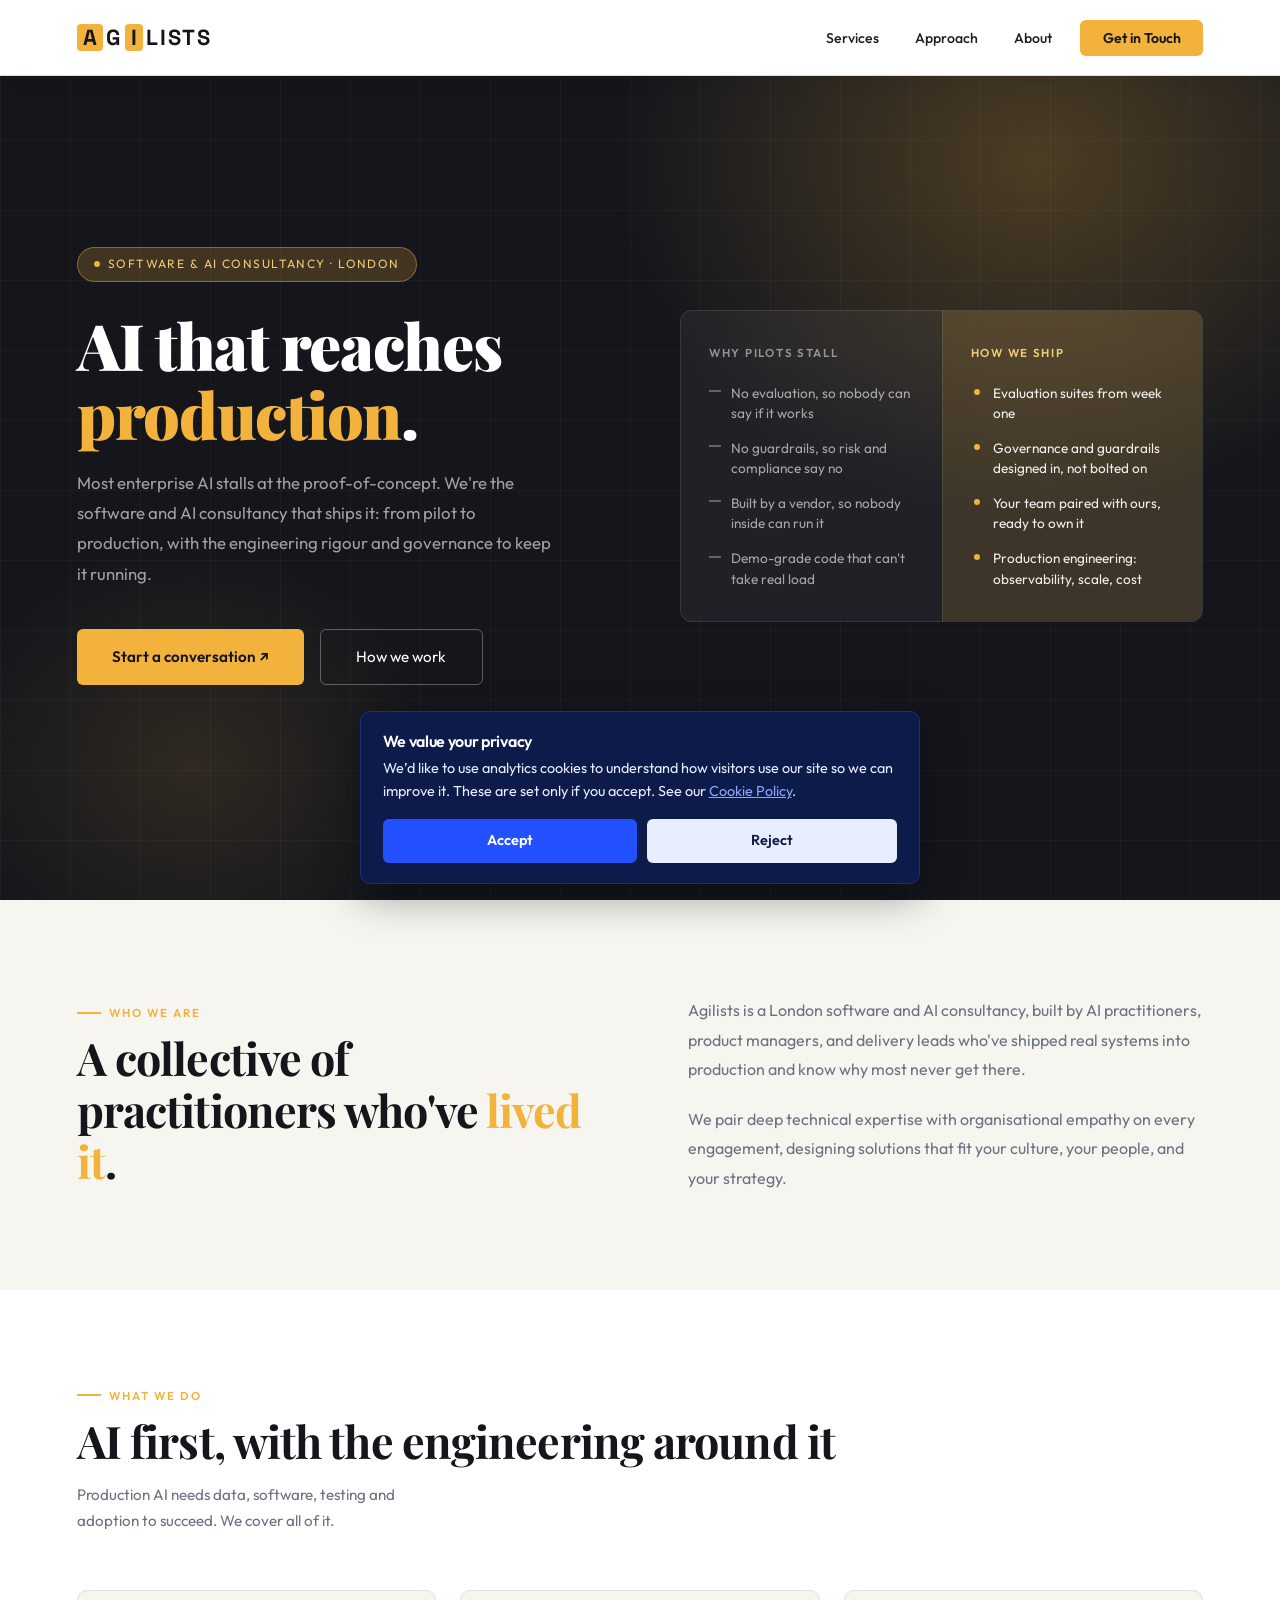
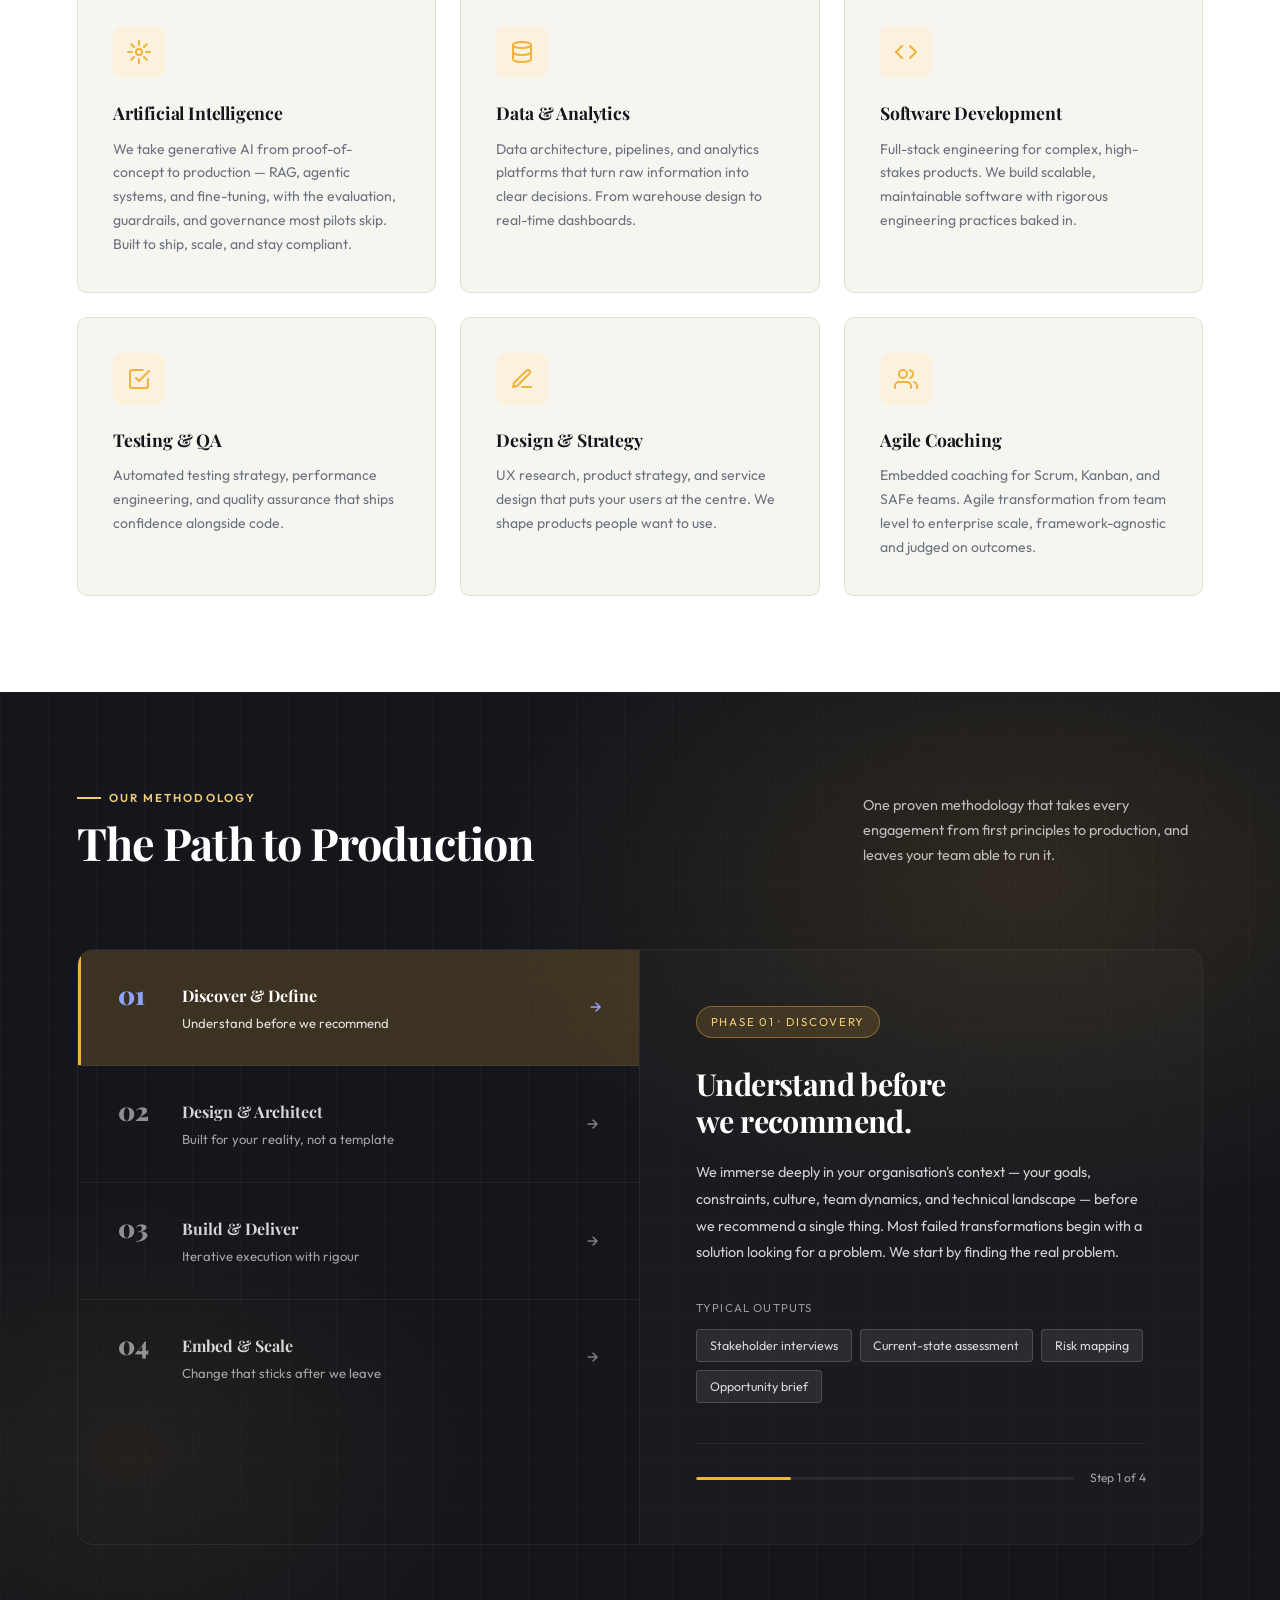
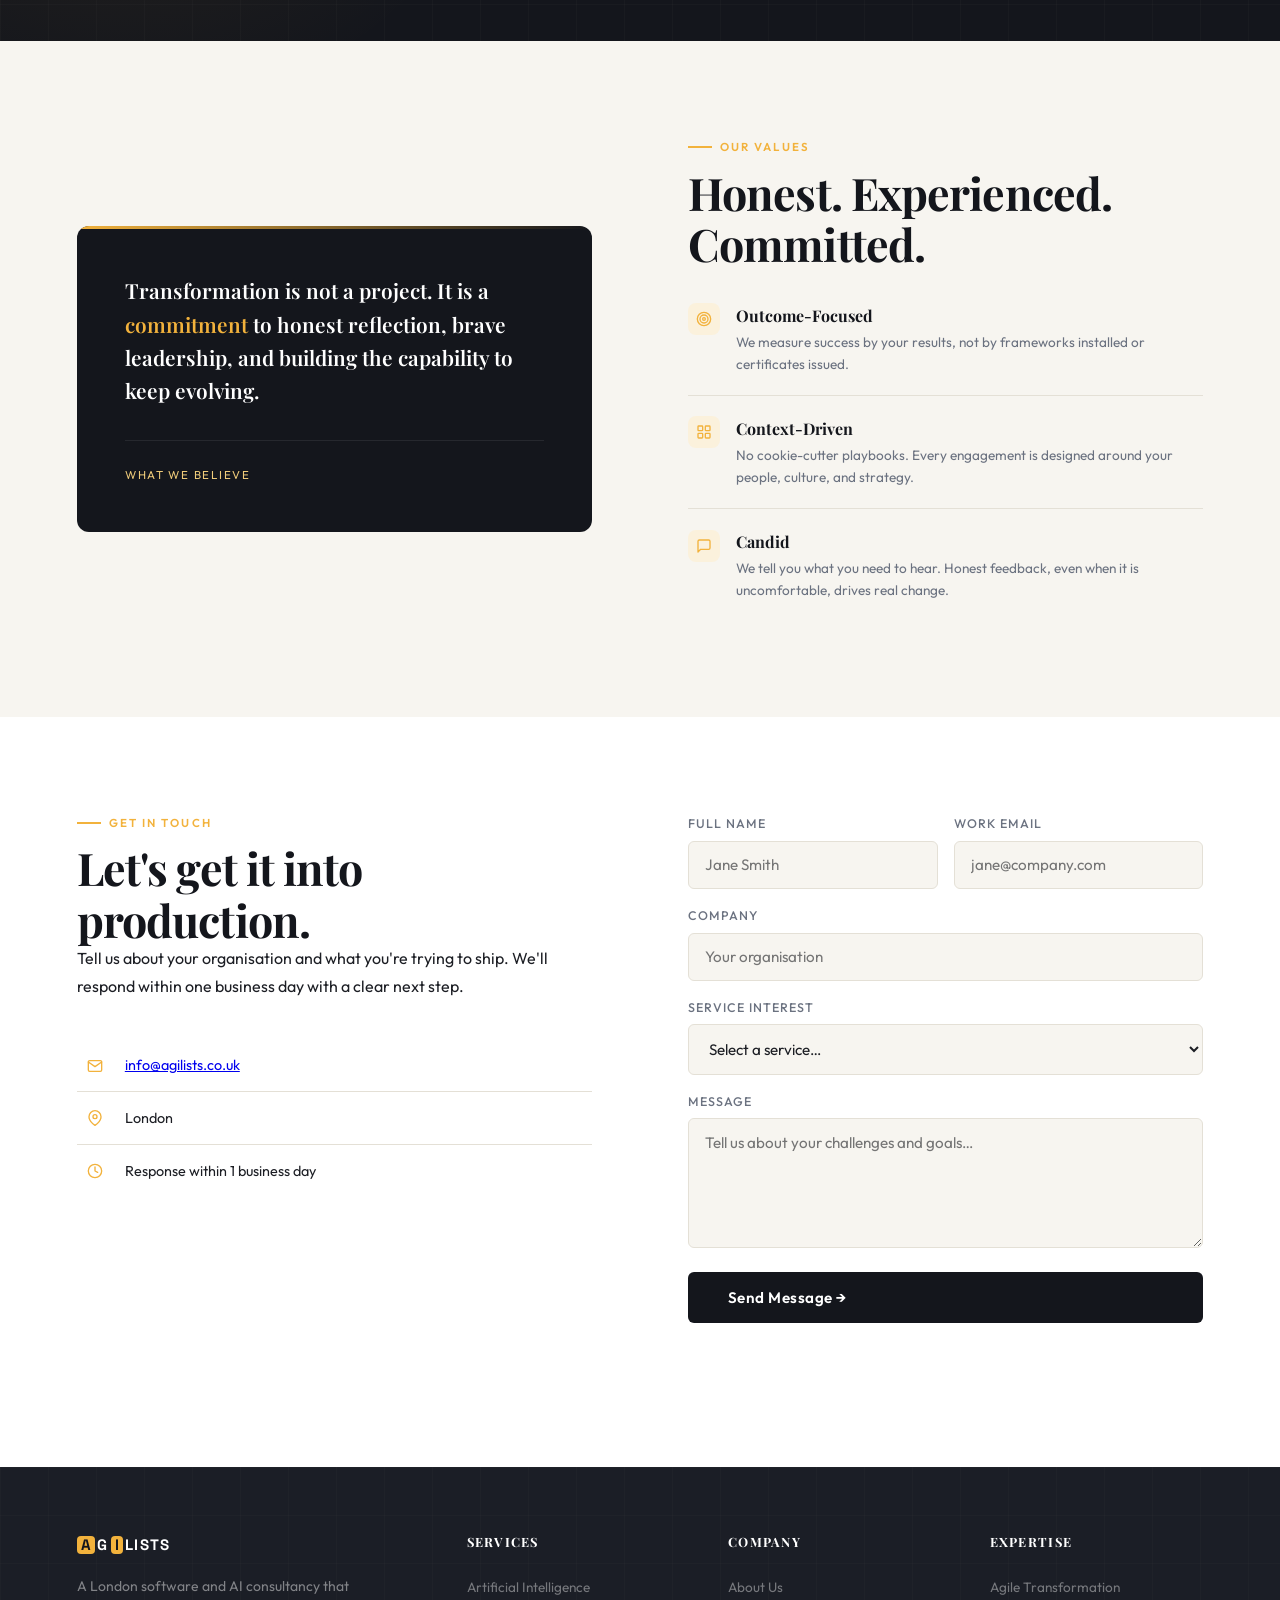
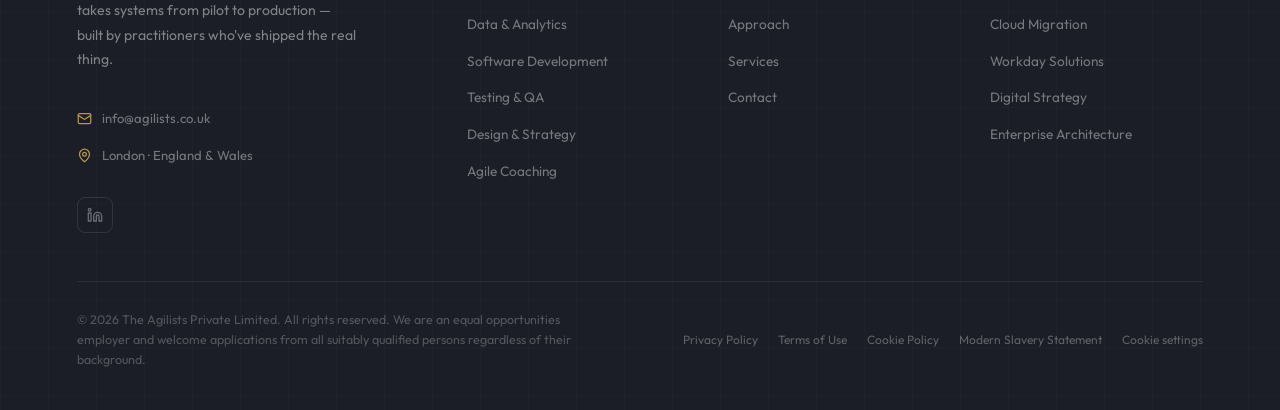
<file: index.html>
<!DOCTYPE html>
<html lang="en-GB">
<head>
  <meta charset="UTF-8" />
  <meta name="viewport" content="width=device-width, initial-scale=1.0"/>
  <title>Agilists — AI That Reaches Production | London AI Consultancy</title>
  <meta name="description" content="Agilists is a London software and AI consultancy that takes enterprise AI from pilot to production — with the engineering rigour and governance to keep it running." />
  <link rel="canonical" href="https://agilists.co.uk/" />
  <meta name="robots" content="index, follow" />
  <meta name="theme-color" content="#14161c" />
  <meta property="og:type" content="website" />
  <meta property="og:site_name" content="Agilists" />
  <meta property="og:title" content="Agilists — AI that reaches production" />
  <meta property="og:description" content="A London software and AI consultancy that takes enterprise AI from pilot to production — with the rigour and governance to keep it running." />
  <meta property="og:url" content="https://agilists.co.uk/" />
  <meta property="og:image" content="https://agilists.co.uk/og-image.png" />
  <meta property="og:image:width" content="1200" />
  <meta property="og:image:height" content="630" />
  <meta property="og:locale" content="en_GB" />
  <meta name="twitter:card" content="summary_large_image" />
  <meta name="twitter:title" content="Agilists — AI that reaches production" />
  <meta name="twitter:description" content="A London software and AI consultancy that takes enterprise AI from pilot to production." />
  <meta name="twitter:image" content="https://agilists.co.uk/og-image.png" />
  <script type="application/ld+json">
  {
    "@context": "https://schema.org",
    "@graph": [
      {
        "@type": "ProfessionalService",
        "@id": "https://agilists.co.uk/#org",
        "name": "Agilists",
        "legalName": "The Agilists Private Limited",
        "url": "https://agilists.co.uk/",
        "logo": "https://agilists.co.uk/logo.png",
        "image": "https://agilists.co.uk/og-image.png",
        "description": "London software and AI consultancy that takes enterprise AI from pilot to production.",
        "email": "info@agilists.co.uk",
        "sameAs": ["https://www.linkedin.com/company/the-agilists/"],
        "areaServed": ["United Kingdom"],
        "address": { "@type": "PostalAddress", "addressLocality": "London", "addressCountry": "GB" },
        "knowsAbout": ["Artificial Intelligence", "Generative AI", "Software Engineering", "Data Engineering", "Cloud", "Agile Transformation"]
      },
      {
        "@type": "WebSite",
        "@id": "https://agilists.co.uk/#website",
        "url": "https://agilists.co.uk/",
        "name": "Agilists",
        "publisher": { "@id": "https://agilists.co.uk/#org" },
        "inLanguage": "en-GB"
      }
    ]
  }
  </script>
  <link href="https://fonts.googleapis.com/css2?family=Playfair+Display:wght@400;600;700;900&family=Outfit:wght@300;400;500;600&family=Space+Grotesk:wght@700&display=swap" rel="stylesheet"/>
  <style>
    :root {
      --navy: #14161c;
      --navy2: #1b1e26;
      --navy3: #2b2f3a;
      --blue: #f2b23c;
      --blue-lt: #f7c766;
      --sky: #fbf1dc;
      --white: #ffffff;
      --off: #f7f5f0;
      --text: #1c1e24;
      --muted: #6b7280;
      --border: #e4e0d6;
      --radius: 6px;
    }
    *, *::before, *::after { box-sizing: border-box; margin: 0; padding: 0; }
    html { scroll-behavior: smooth; }
    body {
      background: var(--white);
      color: var(--text);
      font-family: 'Outfit', sans-serif;
      font-weight: 400;
      line-height: 1.7;
      overflow-x: hidden;
    }

    :root { --logo-h: 52px; --wm-color: var(--navy); --wm-accent: var(--blue); }
    /* LOGO: caps wordmark, A and I in filled tiles */
    .wordmark { display: inline-flex; align-items: center; gap: 0.14em; font-family: 'Space Grotesk', sans-serif; font-weight: 700; font-size: calc(var(--logo-h) * 0.42); letter-spacing: 0.08em; color: var(--wm-color); line-height: 1; text-decoration: none; white-space: nowrap; }
    .wm-tile { background: var(--wm-accent); color: var(--navy); border-radius: 4px; padding: 0.1em 0.28em; letter-spacing: 0; }
    .wm-footer { --wm-color: #fff; --logo-h: 36px; margin-bottom: 1.25rem; }

    /* NAV */
    nav {
      position: fixed; top: 0; left: 0; right: 0; z-index: 200;
      display: flex; align-items: center; justify-content: space-between;
      padding: 0 6%;
      height: 76px;
      background: var(--white);
      border-bottom: 1px solid var(--border);
      box-shadow: 0 2px 20px rgba(20,22,28,0.07);
    }
    .logo { display: flex; align-items: center; text-decoration: none; }
    nav ul { list-style: none; display: flex; gap: 0.25rem; align-items: center; }
    nav ul a {
      color: var(--text);
      text-decoration: none;
      font-size: 0.88rem;
      font-weight: 500;
      padding: 0.5rem 1rem;
      border-radius: var(--radius);
      transition: color 0.2s, background 0.2s;
    }
    nav ul a:hover { color: var(--blue); background: var(--sky); }
    .nav-toggle { display: none; background: none; border: 0; cursor: pointer; padding: 0.4rem; flex-direction: column; gap: 5px; }
    .nav-toggle span { display: block; width: 24px; height: 2px; background: var(--navy); border-radius: 2px; transition: transform 0.25s ease, opacity 0.2s ease; }
    .nav-toggle[aria-expanded="true"] span:nth-child(1) { transform: translateY(7px) rotate(45deg); }
    .nav-toggle[aria-expanded="true"] span:nth-child(2) { opacity: 0; }
    .nav-toggle[aria-expanded="true"] span:nth-child(3) { transform: translateY(-7px) rotate(-45deg); }
    .nav-cta {
      background: var(--blue) !important;
      color: var(--navy) !important;
      padding: 0.55rem 1.4rem !important;
      border-radius: var(--radius) !important;
      font-weight: 600 !important;
      margin-left: 0.5rem;
    }
    .nav-cta:hover { background: var(--blue-lt) !important; }

    /* HERO */
    #hero {
      min-height: 100vh;
      background: var(--navy);
      display: flex;
      align-items: center;
      padding: 7rem 6% 5rem;
      position: relative;
      overflow: hidden;
    }
    .hero-grid-bg {
      position: absolute; inset: 0;
      background-image:
        linear-gradient(rgba(255,255,255,0.03) 1px, transparent 1px),
        linear-gradient(90deg, rgba(255,255,255,0.03) 1px, transparent 1px);
      background-size: 70px 70px;
    }
    .hero-glow {
      position: absolute;
      top: -10%; right: -5%;
      width: 60vw; height: 70vh;
      background: radial-gradient(ellipse at 60% 40%, rgba(242,178,60,0.25) 0%, transparent 65%);
      pointer-events: none;
    }
    .hero-glow2 {
      position: absolute;
      bottom: -10%; left: -5%;
      width: 40vw; height: 50vh;
      background: radial-gradient(ellipse, rgba(242,178,60,0.12) 0%, transparent 70%);
      pointer-events: none;
    }
    .hero-inner {
      position: relative; z-index: 1;
      display: grid;
      grid-template-columns: 1fr 1fr;
      gap: 5rem;
      align-items: center;
      max-width: 1200px;
      width: 100%;
      margin: 0 auto;
    }
    .hero-tag {
      display: inline-flex; align-items: center; gap: 0.5rem;
      background: rgba(242,178,60,0.2);
      border: 1px solid rgba(242,178,60,0.4);
      color: #f0cc7a;
      font-size: 0.75rem;
      letter-spacing: 0.12em;
      text-transform: uppercase;
      padding: 0.4rem 1rem;
      border-radius: 999px;
      margin-bottom: 1.75rem;
    }
    .hero-tag::before { content: ''; width: 6px; height: 6px; border-radius: 50%; background: var(--blue); }
    h1 {
      font-family: 'Playfair Display', serif;
      font-weight: 900;
      font-size: clamp(2.6rem, 5vw, 4.2rem);
      line-height: 1.08;
      letter-spacing: -0.02em;
      color: var(--white);
    }
    h1 em { color: #f2b23c; font-style: normal; }
    .hero-sub {
      margin-top: 1.25rem;
      font-size: 1.05rem;
      color: rgba(255,255,255,0.6);
      max-width: 480px;
      line-height: 1.8;
    }
    .hero-btns {
      display: flex; gap: 1rem; margin-top: 2.5rem; flex-wrap: wrap;
    }
    .btn-primary {
      background: var(--blue);
      color: var(--navy);
      padding: 0.9rem 2.2rem;
      border-radius: var(--radius);
      text-decoration: none;
      font-weight: 600;
      font-size: 0.95rem;
      transition: background 0.2s, transform 0.15s;
      display: inline-flex; align-items: center; gap: 0.5rem;
    }
    .btn-primary:hover { background: var(--blue-lt); transform: translateY(-2px); }
    .btn-outline {
      border: 1.5px solid rgba(255,255,255,0.3);
      color: var(--white);
      padding: 0.9rem 2.2rem;
      border-radius: var(--radius);
      text-decoration: none;
      font-size: 0.95rem;
      transition: border-color 0.2s, background 0.2s, transform 0.15s;
    }
    .btn-outline:hover { border-color: white; background: rgba(255,255,255,0.06); transform: translateY(-2px); }

    /* Contrast card */
    .hero-contrast-card {
      background: rgba(255,255,255,0.05);
      border: 1px solid rgba(255,255,255,0.1);
      border-radius: 12px;
      display: grid; grid-template-columns: 1fr 1fr;
      overflow: hidden;
      backdrop-filter: blur(10px);
    }
    .contrast-col { padding: 2rem 1.75rem; }
    .contrast-col + .contrast-col { border-left: 1px solid rgba(255,255,255,0.1); background: rgba(242,178,60,0.14); }
    .contrast-head {
      font-size: 0.72rem; letter-spacing: 0.15em; text-transform: uppercase;
      color: #f0cc7a; font-weight: 600; margin-bottom: 1.25rem;
    }
    .contrast-head-dim { color: rgba(255,255,255,0.5); }
    .contrast-list { list-style: none; display: flex; flex-direction: column; gap: 0.9rem; }
    .contrast-list li {
      font-size: 0.85rem; line-height: 1.5; color: rgba(255,255,255,0.6);
      padding-left: 1.4rem; position: relative;
    }
    .contrast-list li::before { content: ''; position: absolute; left: 0; top: 0.55em; width: 12px; height: 2px; background: rgba(255,255,255,0.3); }
    .contrast-list-on li { color: rgba(255,255,255,0.92); }
    .contrast-list-on li::before {
      width: 6px; height: 6px; border-radius: 50%; top: 0.45em; left: 3px;
      background: #f2b23c;
    }
    @media (max-width: 1100px) { .hero-contrast-card { grid-template-columns: 1fr; } .contrast-col + .contrast-col { border-left: none; border-top: 1px solid rgba(255,255,255,0.1); } }

    /* INTRO */
    .intro-section {
      padding: 6rem 6%;
      background: var(--off);
    }
    .intro-inner {
      max-width: 1200px; margin: 0 auto;
      display: grid; grid-template-columns: 1fr 1fr; gap: 6rem; align-items: center;
    }
    .intro-left h2 span { color: var(--blue); }
    .intro-right p {
      color: var(--muted);
      font-size: 1rem;
      line-height: 1.85;
      margin-bottom: 1.25rem;
    }
    .intro-right p:last-child { margin-bottom: 0; }

    /* SECTION COMMON */
    .section-label {
      font-size: 0.72rem;
      letter-spacing: 0.18em;
      text-transform: uppercase;
      color: var(--blue);
      font-weight: 600;
      margin-bottom: 0.6rem;
      display: flex; align-items: center; gap: 0.5rem;
    }
    .section-label::before { content: ''; width: 24px; height: 2px; background: var(--blue); }
    h2 {
      font-family: 'Playfair Display', serif;
      font-weight: 700;
      font-size: clamp(2rem, 3.5vw, 2.8rem);
      letter-spacing: -0.02em;
      line-height: 1.15;
      color: var(--navy);
    }

    /* SERVICES */
    #services { padding: 6rem 6%; background: var(--white); }
    .services-inner { max-width: 1200px; margin: 0 auto; }
    .services-header {
      display: flex; justify-content: space-between; align-items: flex-end;
      margin-bottom: 3.5rem; flex-wrap: wrap; gap: 1rem;
    }
    .services-header .sub { color: var(--muted); max-width: 360px; font-size: 0.95rem; }
    .services-grid {
      display: grid;
      grid-template-columns: repeat(3, 1fr);
      gap: 1.5rem;
    }
    .service-card {
      background: var(--off);
      border: 1px solid var(--border);
      border-radius: 10px;
      padding: 2.2rem;
      position: relative;
      overflow: hidden;
      transition: transform 0.25s, box-shadow 0.25s, background 0.25s;
      cursor: default;
    }
    .service-card:hover {
      transform: translateY(-5px);
      box-shadow: 0 20px 50px rgba(20,22,28,0.12);
      background: white;
    }
    .service-card:hover .service-icon-wrap { background: var(--blue); }
    .service-card:hover .service-icon-wrap svg { color: white; }
    .service-icon-wrap {
      width: 52px; height: 52px; border-radius: 10px;
      background: var(--sky);
      display: grid; place-items: center;
      margin-bottom: 1.25rem;
      transition: background 0.25s;
    }
    .service-icon-wrap svg { width: 24px; height: 24px; color: var(--blue); transition: color 0.25s; }
    .service-card h3 {
      font-family: 'Playfair Display', serif;
      font-size: 1.1rem;
      font-weight: 700;
      color: var(--navy);
      margin-bottom: 0.6rem;
      letter-spacing: -0.01em;
    }
    .service-card p { font-size: 0.875rem; color: var(--muted); line-height: 1.7; }
    .service-link {
      display: inline-flex; align-items: center; gap: 0.4rem;
      color: var(--blue); font-size: 0.82rem; font-weight: 600;
      text-decoration: none; margin-top: 1.25rem;
      letter-spacing: 0.03em;
      opacity: 0; transition: opacity 0.25s;
    }
    .service-card:hover .service-link { opacity: 1; }

    /* APPROACH */
    .approach-section {
      padding: 6rem 6%;
      background: var(--navy);
      position: relative;
      overflow: hidden;
    }
    .approach-section::before {
      content: '';
      position: absolute; inset: 0;
      background-image:
        radial-gradient(ellipse 70% 60% at 80% 20%, rgba(242,178,60,0.12) 0%, transparent 60%),
        radial-gradient(ellipse 50% 50% at 10% 80%, rgba(242,178,60,0.07) 0%, transparent 55%);
      pointer-events: none;
    }
    .approach-section::after {
      content: '';
      position: absolute; inset: 0;
      background-image:
        linear-gradient(rgba(255,255,255,0.02) 1px, transparent 1px),
        linear-gradient(90deg, rgba(255,255,255,0.02) 1px, transparent 1px);
      background-size: 48px 48px;
      pointer-events: none;
    }
    .approach-inner { max-width: 1200px; margin: 0 auto; position: relative; z-index: 1; }
    .approach-top {
      display: flex; justify-content: space-between; align-items: flex-end;
      margin-bottom: 5rem; flex-wrap: wrap; gap: 1.5rem;
    }
    .approach-top h2 { color: white; }
    .approach-top .section-label { color: #f0cc7a; }
    .approach-top .section-label::before { background: #f0cc7a; }
    .approach-top-right { max-width: 340px; color: rgba(255,255,255,0.7); font-size: 0.9rem; line-height: 1.75; }
    .approach-layout {
      display: grid; grid-template-columns: 1fr 1fr; gap: 0;
      border: 1px solid rgba(255,255,255,0.07);
      border-radius: 16px; overflow: hidden;
    }
    .approach-steps-list { border-right: 1px solid rgba(255,255,255,0.07); }
    .approach-step-tab {
      display: flex; align-items: flex-start; gap: 1.5rem;
      padding: 2rem 2.5rem;
      border-bottom: 1px solid rgba(255,255,255,0.05);
      cursor: pointer; position: relative; transition: background 0.3s;
    }
    .approach-step-tab:last-child { border-bottom: none; }
    .approach-step-tab:hover { background: rgba(255,255,255,0.05); }
    .approach-step-tab.active { background: rgba(242,178,60,0.18); }
    .approach-step-tab::before {
      content: ''; position: absolute; left: 0; top: 0; bottom: 0; width: 3px;
      background: var(--blue); transform: scaleY(0); transform-origin: top;
      transition: transform 0.35s ease;
    }
    .approach-step-tab.active::before { transform: scaleY(1); }
    .step-tab-num {
      font-family: 'Playfair Display', serif; font-size: 1.6rem; font-weight: 900;
      color: rgba(255,255,255,0.52); line-height: 1; min-width: 2.5rem; transition: color 0.3s;
    }
    .approach-step-tab.active .step-tab-num { color: #8ea3ff; }
    .step-tab-title {
      font-family: 'Playfair Display', serif; font-size: 1rem; font-weight: 700;
      color: rgba(255,255,255,0.82); margin-bottom: 0.3rem; transition: color 0.3s;
    }
    .approach-step-tab.active .step-tab-title { color: white; }
    .step-tab-summary { font-size: 0.82rem; color: rgba(255,255,255,0.6); line-height: 1.5; transition: color 0.3s; }
    .approach-step-tab.active .step-tab-summary { color: rgba(255,255,255,0.85); }
    .step-tab-arrow {
      margin-left: auto; color: rgba(255,255,255,0.45); font-size: 1.1rem;
      align-self: center; transition: color 0.3s, transform 0.3s;
    }
    .approach-step-tab.active .step-tab-arrow { color: #8ea3ff; transform: translateX(3px); }
    .approach-detail {
      padding: 3.5rem; display: flex; flex-direction: column;
      justify-content: space-between; min-height: 460px;
      background: rgba(255,255,255,0.02);
    }
    .detail-panel { display: none; }
    .detail-panel.active { display: flex; flex-direction: column; height: 100%; }
    /* Staggered reveal of the panel's blocks on each tab switch (re-triggers via the .active class). */
    .detail-panel.active > * { animation: detailIn 0.5s cubic-bezier(0.22,1,0.36,1) both; }
    .detail-panel.active > *:nth-child(1) { animation-delay: 0.04s; }
    .detail-panel.active > *:nth-child(2) { animation-delay: 0.12s; }
    .detail-panel.active > *:nth-child(3) { animation-delay: 0.20s; }
    @keyframes detailIn {
      from { opacity: 0; transform: translateY(12px); }
      to   { opacity: 1; transform: translateY(0); }
    }
    @media (prefers-reduced-motion: reduce) {
      *, *::before, *::after {
        animation-duration: 0.001ms !important;
        animation-iteration-count: 1 !important;
        transition-duration: 0.001ms !important;
        scroll-behavior: auto !important;
      }
      .reveal { opacity: 1 !important; transform: none !important; }
      .detail-panel.active > * { animation: none; opacity: 1; }
    }
    .detail-phase {
      display: inline-flex; align-items: center; gap: 0.5rem;
      font-size: 0.72rem; letter-spacing: 0.15em; text-transform: uppercase;
      color: #f0cc7a; background: rgba(242,178,60,0.15);
      border: 1px solid rgba(242,178,60,0.4);
      padding: 0.35rem 0.85rem; border-radius: 999px;
      margin-bottom: 1.75rem; width: fit-content;
    }
    .detail-heading {
      font-family: 'Playfair Display', serif; font-size: 1.9rem; font-weight: 700;
      color: white; line-height: 1.2; letter-spacing: -0.02em; margin-bottom: 1.25rem;
    }
    .detail-body { font-size: 0.9rem; color: rgba(255,255,255,0.8); line-height: 1.85; margin-bottom: 2rem; }
    .detail-deliverables { margin-top: auto; }
    .detail-deliverables-label {
      font-size: 0.72rem; letter-spacing: 0.1em; text-transform: uppercase;
      color: rgba(255,255,255,0.55); margin-bottom: 0.75rem;
    }
    .deliverable-tags { display: flex; flex-wrap: wrap; gap: 0.5rem; }
    .d-tag {
      font-size: 0.78rem; color: rgba(255,255,255,0.82);
      background: rgba(255,255,255,0.08); border: 1px solid rgba(255,255,255,0.16);
      padding: 0.3rem 0.8rem; border-radius: 4px;
    }
    .detail-progress {
      margin-top: 2.5rem; padding-top: 1.5rem;
      border-top: 1px solid rgba(255,255,255,0.06);
      display: flex; align-items: center; gap: 1rem;
    }
    .progress-bar { flex: 1; height: 3px; background: rgba(255,255,255,0.08); border-radius: 99px; overflow: hidden; }
    .progress-fill {
      height: 100%; background: linear-gradient(90deg, var(--blue), #f2b23c);
      border-radius: 99px; transition: width 0.6s cubic-bezier(0.4,0,0.2,1);
    }
    .progress-label { font-size: 0.75rem; color: rgba(255,255,255,0.6); white-space: nowrap; }
    @media (max-width: 900px) {
      .approach-layout { grid-template-columns: 1fr; }
      .approach-steps-list { border-right: none; border-bottom: 1px solid rgba(255,255,255,0.07); }
      .approach-detail { min-height: auto; }
      .approach-top { flex-direction: column; }
    }

    /* ABOUT */
    .about-section { padding: 6rem 6%; background: var(--off); }
    .about-inner {
      max-width: 1200px; margin: 0 auto;
      display: grid; grid-template-columns: 1fr 1fr; gap: 6rem; align-items: center;
    }
    .about-box {
      background: var(--navy);
      border-radius: 12px;
      padding: 3rem;
      position: relative;
      overflow: hidden;
    }
    .about-box::before {
      content: '';
      position: absolute; top: 0; left: 0; right: 0; height: 3px;
      background: linear-gradient(90deg, var(--blue), transparent);
    }
    .about-quote-label { font-size: 0.72rem; letter-spacing: 0.15em; text-transform: uppercase; color: #f0cc7a; padding-top: 1.5rem; border-top: 1px solid rgba(255,255,255,0.08); }
    .about-quote {
      font-family: 'Playfair Display', serif;
      font-size: 1.3rem;
      font-weight: 600;
      line-height: 1.6;
      color: white;
      margin-bottom: 2rem;
    }
    .about-quote em { color: #f2b23c; font-style: normal; }
    .quote-author {
      display: flex; align-items: center; gap: 1rem;
      padding-top: 1.5rem;
      border-top: 1px solid rgba(255,255,255,0.08);
    }
    .author-avatar {
      width: 44px; height: 44px; border-radius: 50%;
      background: rgba(242,178,60,0.3);
      border: 2px solid var(--blue);
      display: grid; place-items: center;
      font-family: 'Playfair Display', serif;
      font-weight: 700; color: #f0cc7a; font-size: 1rem;
    }
    .author-name { font-weight: 600; color: white; font-size: 0.88rem; }
    .author-title { font-size: 0.78rem; color: rgba(255,255,255,0.4); }
    .values-list { margin-top: 2rem; }
    .value-item {
      display: flex; align-items: flex-start; gap: 1rem;
      padding: 1.2rem 0;
      border-bottom: 1px solid var(--border);
    }
    .value-item:first-child { padding-top: 0; }
    .value-item:last-child { border-bottom: none; }
    .value-dot {
      width: 32px; height: 32px; border-radius: 8px;
      background: var(--sky); display: grid; place-items: center;
      flex-shrink: 0; margin-top: 0.1rem;
      color: var(--blue); font-size: 1rem;
    }
    .value-item h4 {
      font-family: 'Playfair Display', serif;
      font-size: 1rem; font-weight: 700;
      color: var(--navy); margin-bottom: 0.2rem;
    }
    .value-item p { font-size: 0.85rem; color: var(--muted); line-height: 1.6; }

    /* CONTACT */
    #contact { padding: 6rem 6%; background: var(--white); }
    .contact-inner {
      max-width: 1200px; margin: 0 auto;
      display: grid; grid-template-columns: 1fr 1fr; gap: 6rem; align-items: start;
    }
    .contact-left h2 { margin-bottom: 0.75rem; }
    .contact-left p { color: var(--muted); font-size: 0.95rem; margin-top: 1rem; line-height: 1.8; }
    .contact-info { margin-top: 2.5rem; }
    .contact-info-item {
      display: flex; align-items: center; gap: 0.75rem;
      padding: 0.85rem 0;
      border-bottom: 1px solid var(--border);
      font-size: 0.9rem; color: var(--text);
    }
    .contact-info-item:last-child { border-bottom: none; }
    .ci-icon { width: 36px; display: grid; place-items: center; color: var(--blue); }
    form { display: grid; gap: 1rem; }
    .form-row { display: grid; grid-template-columns: 1fr 1fr; gap: 1rem; }
    label { font-size: 0.78rem; letter-spacing: 0.08em; text-transform: uppercase; color: var(--muted); display: block; margin-bottom: 0.4rem; font-weight: 500; }
    input, textarea, select {
      width: 100%;
      background: var(--off);
      border: 1.5px solid var(--border);
      color: var(--text);
      padding: 0.85rem 1rem;
      border-radius: var(--radius);
      font-family: inherit;
      font-size: 0.95rem;
      outline: none;
      transition: border-color 0.2s, background 0.2s;
    }
    input:focus, textarea:focus, select:focus {
      border-color: var(--blue); background: var(--white);
    }
    textarea { resize: vertical; min-height: 130px; }
    select option { background: var(--white); }
    .submit-btn {
      background: var(--navy);
      color: white;
      border: none;
      padding: 1rem 2.5rem;
      border-radius: var(--radius);
      font-family: 'Outfit', sans-serif;
      font-weight: 600;
      font-size: 0.95rem;
      cursor: pointer;
      letter-spacing: 0.03em;
      transition: background 0.2s, transform 0.15s;
      display: inline-flex; align-items: center; gap: 0.5rem;
    }
    .submit-btn:hover { background: var(--blue); transform: translateY(-2px); }

    /* FOOTER */
    footer { background: var(--navy2); position: relative; overflow: hidden; }
    footer::before {
      content: ''; position: absolute; inset: 0;
      background-image:
        linear-gradient(rgba(255,255,255,0.015) 1px, transparent 1px),
        linear-gradient(90deg, rgba(255,255,255,0.015) 1px, transparent 1px);
      background-size: 48px 48px; pointer-events: none;
    }
    .footer-body { padding: 4rem 6% 2.5rem; position: relative; z-index: 1; }
    .footer-body-inner { max-width: 1200px; margin: 0 auto; }
    .footer-top {
      display: grid; grid-template-columns: 1.6fr 1fr 1fr 1fr;
      gap: 3rem; padding-bottom: 3rem;
      border-bottom: 1px solid rgba(255,255,255,0.07);
    }
    .footer-tagline {
      font-size: 0.875rem; color: rgba(255,255,255,0.45);
      line-height: 1.75; max-width: 280px; margin-bottom: 1.75rem;
    }
    .footer-contact-item {
      display: flex; align-items: center; gap: 0.65rem;
      font-size: 0.82rem; color: rgba(255,255,255,0.4);
      padding: 0.45rem 0; text-decoration: none; transition: color 0.2s;
    }
    .footer-contact-item:hover { color: rgba(255,255,255,0.8); }
    .footer-contact-item svg { width: 15px; height: 15px; flex-shrink: 0; color: var(--blue-lt); opacity: 0.7; }
    .footer-col-title {
      font-family: 'Playfair Display', serif; font-size: 0.8rem; font-weight: 700;
      color: white; letter-spacing: 0.1em; text-transform: uppercase; margin-bottom: 1.25rem;
    }
    .footer-col ul { list-style: none; display: flex; flex-direction: column; gap: 0.6rem; }
    .footer-col ul a { font-size: 0.85rem; color: rgba(255,255,255,0.4); text-decoration: none; transition: color 0.2s; }
    .footer-col ul a:hover { color: white; }
    .footer-bottom {
      padding-top: 1.75rem; display: flex; justify-content: space-between;
      align-items: center; flex-wrap: wrap; gap: 1rem;
    }
    .footer-bottom-left { font-size: 0.78rem; color: rgba(255,255,255,0.25); line-height: 1.6; max-width: 520px; }
    .footer-legal-links { display: flex; flex-wrap: wrap; gap: 0.25rem 1.25rem; margin-left: auto; justify-content: flex-end; }
    .footer-legal-links a { font-size: 0.75rem; color: rgba(255,255,255,0.3); text-decoration: none; transition: color 0.2s; }
    .footer-legal-links a:hover { color: rgba(255,255,255,0.7); }
    .footer-socials { display: flex; gap: 0.65rem; }
    .footer-social-btn {
      width: 36px; height: 36px; border-radius: 8px;
      border: 1px solid rgba(255,255,255,0.1);
      display: grid; place-items: center;
      color: rgba(255,255,255,0.35); text-decoration: none;
      transition: border-color 0.2s, color 0.2s, background 0.2s;
    }
    .footer-social-btn:hover { border-color: var(--blue); color: white; background: rgba(242,178,60,0.15); }
    .footer-social-btn svg { width: 16px; height: 16px; }
    @media (max-width: 900px) {
      .footer-top { grid-template-columns: 1fr 1fr; gap: 2.5rem; }
    }
    @media (max-width: 600px) {
      .footer-top { grid-template-columns: 1fr; }
      .footer-bottom { flex-direction: column; align-items: flex-start; }
      .footer-legal-links { margin-left: 0; margin-top: 0.75rem; justify-content: flex-start; }
    }

    /* ANIMATIONS */
    .reveal {
      opacity: 0; transform: translateY(28px);
      transition: opacity 0.7s ease, transform 0.7s ease;
    }
    .revealed { opacity: 1; transform: none; }

    /* RESPONSIVE */
    @media (max-width: 900px) {
      .nav-toggle { display: flex; }
      nav ul {
        position: absolute; top: 100%; left: 0; right: 0;
        flex-direction: column; align-items: stretch; gap: 0;
        background: var(--white); border-bottom: 1px solid var(--border);
        box-shadow: 0 16px 30px rgba(20,22,28,0.10);
        padding: 0.5rem 6% 1.25rem; display: none;
      }
      nav ul.open { display: flex; }
      nav ul li { width: 100%; }
      nav ul a { display: block; padding: 0.9rem 0.25rem; border-radius: var(--radius); }
      nav ul .nav-cta { text-align: center; margin-top: 0.5rem; }
      .hero-inner { grid-template-columns: 1fr; gap: 3rem; }
      .intro-inner { grid-template-columns: 1fr; gap: 2rem; }
      .services-grid { grid-template-columns: 1fr 1fr; }
      .approach-grid { grid-template-columns: 1fr 1fr; }
      .about-inner { grid-template-columns: 1fr; gap: 2.5rem; }
      .contact-inner { grid-template-columns: 1fr; gap: 2.5rem; }
      .form-row { grid-template-columns: 1fr; }
    }
    @media (max-width: 600px) {
      .services-grid { grid-template-columns: 1fr; }
      .approach-grid { grid-template-columns: 1fr; }
    }
  </style>
</head>
<body>

<!-- NAV -->
<nav>
  <a class="logo" href="#hero"><span class="wordmark wm-nav" aria-hidden="true"><span class="wm-tile">A</span><span>G</span><span class="wm-tile">I</span><span>LISTS</span></span></a>
  <button class="nav-toggle" aria-label="Open menu" aria-expanded="false" aria-controls="nav-menu">
    <span></span><span></span><span></span>
  </button>
  <ul id="nav-menu">
    <li><a href="#services">Services</a></li>
    <li><a href="#approach">Approach</a></li>
    <li><a href="#about">About</a></li>
    <li><a href="#contact" class="nav-cta">Get in Touch</a></li>
  </ul>
</nav>

<!-- HERO -->
<section id="hero">
  <div class="hero-grid-bg"></div>
  <div class="hero-glow"></div>
  <div class="hero-glow2"></div>
  <div class="hero-inner">
    <div>
      <span class="hero-tag">Software &amp; AI Consultancy · London</span>
      <h1>AI that reaches <em>production</em>.</h1>
      <p class="hero-sub">Most enterprise AI stalls at the proof-of-concept. We're the software and AI consultancy that ships it: from pilot to production, with the engineering rigour and governance to keep it running.</p>
      <div class="hero-btns">
        <a href="#contact" class="btn-primary">Start a conversation ↗</a>
        <a href="#approach" class="btn-outline">How we work</a>
      </div>
    </div>
    <div class="hero-contrast-card">
      <div class="contrast-col">
        <div class="contrast-head contrast-head-dim">Why pilots stall</div>
        <ul class="contrast-list">
          <li>No evaluation, so nobody can say if it works</li>
          <li>No guardrails, so risk and compliance say no</li>
          <li>Built by a vendor, so nobody inside can run it</li>
          <li>Demo-grade code that can't take real load</li>
        </ul>
      </div>
      <div class="contrast-col">
        <div class="contrast-head">How we ship</div>
        <ul class="contrast-list contrast-list-on">
          <li>Evaluation suites from week one</li>
          <li>Governance and guardrails designed in, not bolted on</li>
          <li>Your team paired with ours, ready to own it</li>
          <li>Production engineering: observability, scale, cost</li>
        </ul>
      </div>
    </div>
  </div>
</section>

<!-- INTRO -->
<div class="intro-section">
  <div class="intro-inner reveal">
    <div class="intro-left">
      <div class="section-label">Who We Are</div>
      <h2>A collective of practitioners who've <span>lived it</span>.</h2>
    </div>
    <div class="intro-right">
      <p>Agilists is a London software and AI consultancy, built by AI practitioners, product managers, and delivery leads who've shipped real systems into production and know why most never get there.</p>
      <p>We pair deep technical expertise with organisational empathy on every engagement, designing solutions that fit your culture, your people, and your strategy.</p>
    </div>
  </div>
</div>

<!-- SERVICES -->
<section id="services">
  <div class="services-inner">
    <div class="services-header reveal">
      <div>
        <div class="section-label">What We Do</div>
        <h2>AI first, with the engineering around it</h2>
      </div>
      <p class="sub">Production AI needs data, software, testing and adoption to succeed. We cover all of it.</p>
    </div>
    <div class="services-grid reveal">

      <div class="service-card">
        <div class="service-icon-wrap">
          <svg viewBox="0 0 24 24" fill="none" stroke="currentColor" stroke-width="2" stroke-linecap="round" stroke-linejoin="round"><circle cx="12" cy="12" r="3"/><path d="M12 1v4M12 19v4M4.22 4.22l2.83 2.83M16.95 16.95l2.83 2.83M1 12h4M19 12h4M4.22 19.78l2.83-2.83M16.95 7.05l2.83-2.83"/></svg>
        </div>
        <h3>Artificial Intelligence</h3>
        <p>We take generative AI from proof-of-concept to production — RAG, agentic systems, and fine-tuning, with the evaluation, guardrails, and governance most pilots skip. Built to ship, scale, and stay compliant.</p>      </div>

      <div class="service-card">
        <div class="service-icon-wrap">
          <svg viewBox="0 0 24 24" fill="none" stroke="currentColor" stroke-width="2" stroke-linecap="round" stroke-linejoin="round"><ellipse cx="12" cy="5" rx="9" ry="3"/><path d="M21 12c0 1.66-4 3-9 3s-9-1.34-9-3"/><path d="M3 5v14c0 1.66 4 3 9 3s9-1.34 9-3V5"/></svg>
        </div>
        <h3>Data & Analytics</h3>
        <p>Data architecture, pipelines, and analytics platforms that turn raw information into clear decisions. From warehouse design to real-time dashboards.</p>      </div>

      <div class="service-card">
        <div class="service-icon-wrap">
          <svg viewBox="0 0 24 24" fill="none" stroke="currentColor" stroke-width="2" stroke-linecap="round" stroke-linejoin="round"><polyline points="16 18 22 12 16 6"/><polyline points="8 6 2 12 8 18"/></svg>
        </div>
        <h3>Software Development</h3>
        <p>Full-stack engineering for complex, high-stakes products. We build scalable, maintainable software with rigorous engineering practices baked in.</p>      </div>

      <div class="service-card">
        <div class="service-icon-wrap">
          <svg viewBox="0 0 24 24" fill="none" stroke="currentColor" stroke-width="2" stroke-linecap="round" stroke-linejoin="round"><path d="M9 11l3 3L22 4"/><path d="M21 12v7a2 2 0 01-2 2H5a2 2 0 01-2-2V5a2 2 0 012-2h11"/></svg>
        </div>
        <h3>Testing & QA</h3>
        <p>Automated testing strategy, performance engineering, and quality assurance that ships confidence alongside code.</p>      </div>

      <div class="service-card">
        <div class="service-icon-wrap">
          <svg viewBox="0 0 24 24" fill="none" stroke="currentColor" stroke-width="2" stroke-linecap="round" stroke-linejoin="round"><path d="M12 20h9"/><path d="M16.5 3.5a2.121 2.121 0 013 3L7 19l-4 1 1-4L16.5 3.5z"/></svg>
        </div>
        <h3>Design & Strategy</h3>
        <p>UX research, product strategy, and service design that puts your users at the centre. We shape products people want to use.</p>      </div>

      <div class="service-card">
        <div class="service-icon-wrap">
          <svg viewBox="0 0 24 24" fill="none" stroke="currentColor" stroke-width="2" stroke-linecap="round" stroke-linejoin="round"><path d="M17 21v-2a4 4 0 00-4-4H5a4 4 0 00-4 4v2"/><circle cx="9" cy="7" r="4"/><path d="M23 21v-2a4 4 0 00-3-3.87"/><path d="M16 3.13a4 4 0 010 7.75"/></svg>
        </div>
        <h3>Agile Coaching</h3>
        <p>Embedded coaching for Scrum, Kanban, and SAFe teams. Agile transformation from team level to enterprise scale, framework-agnostic and judged on outcomes.</p>      </div>

    </div>
  </div>
</section>

<!-- APPROACH -->
<div class="approach-section" id="approach">
  <div class="approach-inner">

    <div class="approach-top reveal">
      <div>
        <div class="section-label">Our Methodology</div>
        <h2>The Path to Production</h2>
      </div>
      <p class="approach-top-right">One proven methodology that takes every engagement from first principles to production, and leaves your team able to run it.</p>
    </div>

    <div class="approach-layout reveal">

      <!-- Step tabs -->
      <div class="approach-steps-list">
        <div class="approach-step-tab active" data-step="1">
          <div class="step-tab-num">01</div>
          <div class="step-tab-content">
            <div class="step-tab-title">Discover & Define</div>
            <div class="step-tab-summary">Understand before we recommend</div>
          </div>
          <div class="step-tab-arrow">→</div>
        </div>
        <div class="approach-step-tab" data-step="2">
          <div class="step-tab-num">02</div>
          <div class="step-tab-content">
            <div class="step-tab-title">Design & Architect</div>
            <div class="step-tab-summary">Built for your reality, not a template</div>
          </div>
          <div class="step-tab-arrow">→</div>
        </div>
        <div class="approach-step-tab" data-step="3">
          <div class="step-tab-num">03</div>
          <div class="step-tab-content">
            <div class="step-tab-title">Build & Deliver</div>
            <div class="step-tab-summary">Iterative execution with rigour</div>
          </div>
          <div class="step-tab-arrow">→</div>
        </div>
        <div class="approach-step-tab" data-step="4">
          <div class="step-tab-num">04</div>
          <div class="step-tab-content">
            <div class="step-tab-title">Embed & Scale</div>
            <div class="step-tab-summary">Change that sticks after we leave</div>
          </div>
          <div class="step-tab-arrow">→</div>
        </div>
      </div>

      <!-- Detail panel -->
      <div class="approach-detail">

        <div class="detail-panel active" data-panel="1">
          <div>
            <div class="detail-phase">Phase 01 · Discovery</div>
            <div class="detail-heading">Understand before<br>we recommend.</div>
            <div class="detail-body">We immerse deeply in your organisation's context — your goals, constraints, culture, team dynamics, and technical landscape — before we recommend a single thing. Most failed transformations begin with a solution looking for a problem. We start by finding the real problem.</div>
          </div>
          <div class="detail-deliverables">
            <div class="detail-deliverables-label">Typical outputs</div>
            <div class="deliverable-tags">
              <span class="d-tag">Stakeholder interviews</span>
              <span class="d-tag">Current-state assessment</span>
              <span class="d-tag">Risk mapping</span>
              <span class="d-tag">Opportunity brief</span>
            </div>
          </div>
          <div class="detail-progress">
            <div class="progress-bar"><div class="progress-fill" style="width:25%"></div></div>
            <div class="progress-label">Step 1 of 4</div>
          </div>
        </div>

        <div class="detail-panel" data-panel="2">
          <div>
            <div class="detail-phase">Phase 02 · Architecture</div>
            <div class="detail-heading">Designed for your<br>reality — not a template.</div>
            <div class="detail-body">Solutions are architected around your people, culture, and strategy — not reverse-engineered from a framework brochure. We design the right team structures, technology choices, and delivery roadmaps with precision and transparency.</div>
          </div>
          <div class="detail-deliverables">
            <div class="detail-deliverables-label">Typical outputs</div>
            <div class="deliverable-tags">
              <span class="d-tag">Solution architecture</span>
              <span class="d-tag">Delivery roadmap</span>
              <span class="d-tag">Team blueprint</span>
              <span class="d-tag">Tech selection rationale</span>
            </div>
          </div>
          <div class="detail-progress">
            <div class="progress-bar"><div class="progress-fill" style="width:50%"></div></div>
            <div class="progress-label">Step 2 of 4</div>
          </div>
        </div>

        <div class="detail-panel" data-panel="3">
          <div>
            <div class="detail-phase">Phase 03 · Delivery</div>
            <div class="detail-heading">Iterative execution.<br>No big-bang surprises.</div>
            <div class="detail-body">We build iteratively, measure obsessively, and course-correct fast. Every sprint delivers working software and visible progress. We keep you informed, involved, and in control — because the best outcomes come from working alongside your team, not handing off to it.</div>
          </div>
          <div class="detail-deliverables">
            <div class="detail-deliverables-label">Typical outputs</div>
            <div class="deliverable-tags">
              <span class="d-tag">Working increments</span>
              <span class="d-tag">Sprint reviews</span>
              <span class="d-tag">Velocity metrics</span>
              <span class="d-tag">Risk updates</span>
            </div>
          </div>
          <div class="detail-progress">
            <div class="progress-bar"><div class="progress-fill" style="width:75%"></div></div>
            <div class="progress-label">Step 3 of 4</div>
          </div>
        </div>

        <div class="detail-panel" data-panel="4">
          <div>
            <div class="detail-phase">Phase 04 · Embedding</div>
            <div class="detail-heading">Change that sticks<br>long after we leave.</div>
            <div class="detail-body">We don't deliver and disappear. We transfer knowledge, build internal capability, and structure the engagement so your teams can own, evolve, and scale what we've built together. True success is when you no longer need us.</div>
          </div>
          <div class="detail-deliverables">
            <div class="detail-deliverables-label">Typical outputs</div>
            <div class="deliverable-tags">
              <span class="d-tag">Capability transfer plan</span>
              <span class="d-tag">Playbooks & runbooks</span>
              <span class="d-tag">Internal coaching</span>
              <span class="d-tag">Transition review</span>
            </div>
          </div>
          <div class="detail-progress">
            <div class="progress-bar"><div class="progress-fill" style="width:100%"></div></div>
            <div class="progress-label">Step 4 of 4</div>
          </div>
        </div>

      </div>
    </div>

  </div>
</div>

<!-- ABOUT -->
<div class="about-section" id="about">
  <div class="about-inner">
    <div class="reveal">
      <div class="about-box">
        <p class="about-quote">Transformation is not a project. It is a <em>commitment</em> to honest reflection, brave leadership, and building the capability to keep evolving.</p>
        <div class="about-quote-label">What we believe</div>
      </div>
    </div>
    <div class="reveal">
      <div class="section-label">Our Values</div>
      <h2>Honest. Experienced. Committed.</h2>
      <div class="values-list">
        <div class="value-item">
          <div class="value-dot"><svg viewBox="0 0 24 24" fill="none" stroke="currentColor" stroke-width="2" stroke-linecap="round" stroke-linejoin="round" width="16" height="16" aria-hidden="true"><circle cx="12" cy="12" r="10"/><circle cx="12" cy="12" r="6"/><circle cx="12" cy="12" r="2"/></svg></div>
          <div>
            <h4>Outcome-Focused</h4>
            <p>We measure success by your results, not by frameworks installed or certificates issued.</p>
          </div>
        </div>
        <div class="value-item">
          <div class="value-dot"><svg viewBox="0 0 24 24" fill="none" stroke="currentColor" stroke-width="2" stroke-linecap="round" stroke-linejoin="round" width="16" height="16" aria-hidden="true"><rect x="3" y="3" width="7" height="7" rx="1"/><rect x="14" y="3" width="7" height="7" rx="1"/><rect x="3" y="14" width="7" height="7" rx="1"/><rect x="14" y="14" width="7" height="7" rx="1"/></svg></div>
          <div>
            <h4>Context-Driven</h4>
            <p>No cookie-cutter playbooks. Every engagement is designed around your people, culture, and strategy.</p>
          </div>
        </div>
        <div class="value-item">
          <div class="value-dot"><svg viewBox="0 0 24 24" fill="none" stroke="currentColor" stroke-width="2" stroke-linecap="round" stroke-linejoin="round" width="16" height="16" aria-hidden="true"><path d="M21 15a2 2 0 01-2 2H7l-4 4V5a2 2 0 012-2h14a2 2 0 012 2z"/></svg></div>
          <div>
            <h4>Candid</h4>
            <p>We tell you what you need to hear. Honest feedback, even when it is uncomfortable, drives real change.</p>
          </div>
        </div>
      </div>
    </div>
  </div>
</div>

<!-- CONTACT -->
<section id="contact">
  <div class="contact-inner">
    <div class="reveal">
      <div class="section-label">Get In Touch</div>
      <h2>Let's get it into production.</h2>
      <p>Tell us about your organisation and what you're trying to ship. We'll respond within one business day with a clear next step.</p>
      <div class="contact-info">
        <div class="contact-info-item"><span class="ci-icon"><svg viewBox="0 0 24 24" fill="none" stroke="currentColor" stroke-width="2" stroke-linecap="round" stroke-linejoin="round" width="16" height="16" aria-hidden="true"><rect x="2" y="4" width="20" height="16" rx="2"/><path d="M22 6l-10 7L2 6"/></svg></span> <a href="mailto:info@agilists.co.uk">info@agilists.co.uk</a></div>
        <div class="contact-info-item"><span class="ci-icon"><svg viewBox="0 0 24 24" fill="none" stroke="currentColor" stroke-width="2" stroke-linecap="round" stroke-linejoin="round" width="16" height="16" aria-hidden="true"><path d="M21 10c0 7-9 13-9 13s-9-6-9-13a9 9 0 0118 0z"/><circle cx="12" cy="10" r="3"/></svg></span> London </div>
        <div class="contact-info-item"><span class="ci-icon"><svg viewBox="0 0 24 24" fill="none" stroke="currentColor" stroke-width="2" stroke-linecap="round" stroke-linejoin="round" width="16" height="16" aria-hidden="true"><circle cx="12" cy="12" r="10"/><path d="M12 6v6l4 2"/></svg></span> Response within 1 business day</div>
      </div>
    </div>
    <div class="reveal">
      <form onsubmit="handleSubmit(event); return false;">
        <!-- Web3Forms delivery: replace the placeholder access key below with your own free key from https://web3forms.com (takes ~30s; the key is public and safe to commit). Until a real key is set, the form falls back to opening the visitor's email client to info@agilists.co.uk. Submission is JS-driven (no native action/method) so the placeholder key is never POSTed and no-JS visitors get the email prompt below instead of an error page. -->
        <input type="hidden" name="access_key" value="fbcf8c74-242f-473e-bb28-eb62c0693e57" />
        <input type="hidden" name="subject" value="New enquiry from agilists.co.uk" />
        <input type="hidden" name="from_name" value="Agilists Website" />
        <input type="checkbox" name="botcheck" style="display:none !important" tabindex="-1" autocomplete="off" aria-hidden="true" />
        <noscript>
          <p style="color: var(--muted); font-size: 0.9rem; margin-bottom: 1rem;">This form needs JavaScript. Please email us directly at <a href="mailto:info@agilists.co.uk">info@agilists.co.uk</a>.</p>
        </noscript>
        <div class="form-row">
          <div>
            <label for="name">Full Name</label>
            <input type="text" id="name" name="name" placeholder="Jane Smith" required />
          </div>
          <div>
            <label for="email">Work Email</label>
            <input type="email" id="email" name="email" placeholder="jane@company.com" required />
          </div>
        </div>
        <div>
          <label for="company">Company</label>
          <input type="text" id="company" name="company" placeholder="Your organisation" />
        </div>
        <div>
          <label for="service">Service Interest</label>
          <select id="service" name="service">
            <option value="">Select a service…</option>
            <option>Artificial Intelligence</option>
            <option>Data & Analytics</option>
            <option>Software Development</option>
            <option>Testing & QA</option>
            <option>Design & Strategy</option>
            <option>Agile Coaching</option>
          </select>
        </div>
        <div>
          <label for="message">Message</label>
          <textarea id="message" name="message" placeholder="Tell us about your challenges and goals…"></textarea>
        </div>
        <button type="submit" class="submit-btn">Send Message →</button>
        <p id="form-status" role="status" aria-live="polite" style="margin-top: 0.9rem; font-size: 0.92rem; color: var(--muted); min-height: 1.2em;"></p>
      </form>
    </div>
  </div>
</section>

<!-- FOOTER -->
<footer>

  <!-- Main Footer Body -->
  <div class="footer-body">
    <div class="footer-body-inner">
      <div class="footer-top">

        <!-- Brand Column -->
        <div class="footer-brand">
          <div class="footer-logo"><span class="wordmark wm-footer" aria-hidden="true"><span class="wm-tile">A</span><span>G</span><span class="wm-tile">I</span><span>LISTS</span></span></div>
          <p class="footer-tagline">A London software and AI consultancy that takes systems from pilot to production — built by practitioners who've shipped the real thing.</p>
          <div>
            <a class="footer-contact-item" href="mailto:info@agilists.co.uk">
              <svg viewBox="0 0 24 24" fill="none" stroke="currentColor" stroke-width="2" stroke-linecap="round" stroke-linejoin="round"><rect x="2" y="4" width="20" height="16" rx="2"/><path d="m22 7-8.97 5.7a1.94 1.94 0 0 1-2.06 0L2 7"/></svg>
              info@agilists.co.uk
            </a>
            <a class="footer-contact-item" href="#contact">
              <svg viewBox="0 0 24 24" fill="none" stroke="currentColor" stroke-width="2" stroke-linecap="round" stroke-linejoin="round"><path d="M20 10c0 6-8 12-8 12s-8-6-8-12a8 8 0 0 1 16 0Z"/><circle cx="12" cy="10" r="3"/></svg>
              London · England &amp; Wales
            </a>
          </div>
          <div class="footer-socials" style="margin-top: 1.5rem;">
            <a href="https://www.linkedin.com/company/the-agilists/" class="footer-social-btn" aria-label="Agilists on LinkedIn" target="_blank" rel="noopener">
              <svg viewBox="0 0 24 24" fill="none" stroke="currentColor" stroke-width="2" stroke-linecap="round" stroke-linejoin="round"><path d="M16 8a6 6 0 0 1 6 6v7h-4v-7a2 2 0 0 0-2-2 2 2 0 0 0-2 2v7h-4v-7a6 6 0 0 1 6-6z"/><rect x="2" y="9" width="4" height="12"/><circle cx="4" cy="4" r="2"/></svg>
            </a>
          </div>
        </div>

        <!-- Services Column -->
        <div class="footer-col">
          <div class="footer-col-title">Services</div>
          <ul>
            <li><a href="#services">Artificial Intelligence</a></li>
            <li><a href="#services">Data & Analytics</a></li>
            <li><a href="#services">Software Development</a></li>
            <li><a href="#services">Testing & QA</a></li>
            <li><a href="#services">Design & Strategy</a></li>
            <li><a href="#services">Agile Coaching</a></li>
          </ul>
        </div>

        <!-- Company Column -->
        <div class="footer-col">
          <div class="footer-col-title">Company</div>
          <ul>
            <li><a href="#about">About Us</a></li>
            <li><a href="#approach">Approach</a></li>
            <li><a href="#services">Services</a></li>
            <li><a href="#contact">Contact</a></li>
          </ul>
        </div>

        <!-- Expertise Column -->
        <div class="footer-col">
          <div class="footer-col-title">Expertise</div>
          <ul>
            <li><a href="#services">Agile Transformation</a></li>
            <li><a href="#services">Cloud Migration</a></li>
            <li><a href="#services">Workday Solutions</a></li>
            <li><a href="#services">Digital Strategy</a></li>
            <li><a href="#services">Enterprise Architecture</a></li>
          </ul>
        </div>

      </div>

      <!-- Bottom Bar -->
      <div class="footer-bottom">
        <div class="footer-bottom-left">
          <p>© 2026 The Agilists Private Limited. All rights reserved. We are an equal opportunities employer and welcome applications from all suitably qualified persons regardless of their background.</p>
        </div>
        <div class="footer-legal-links">
          <a href="/privacy.html">Privacy Policy</a>
          <a href="/terms.html">Terms of Use</a>
          <a href="/cookies.html">Cookie Policy</a>
          <a href="/modern-slavery.html">Modern Slavery Statement</a>
          <a href="#" class="js-cookie-settings">Cookie settings</a>
        </div>
      </div>

    </div>
  </div>

</footer>

<script>
  // Mobile navigation toggle
  (function () {
    const toggle = document.querySelector('.nav-toggle');
    const menu = document.getElementById('nav-menu');
    if (!toggle || !menu) return;
    const setOpen = (open) => {
      menu.classList.toggle('open', open);
      toggle.setAttribute('aria-expanded', open ? 'true' : 'false');
      toggle.setAttribute('aria-label', open ? 'Close menu' : 'Open menu');
    };
    toggle.addEventListener('click', () => setOpen(!menu.classList.contains('open')));
    menu.querySelectorAll('a').forEach((a) => a.addEventListener('click', () => setOpen(false)));
  })();

  // Approach tabs
  const tabs = document.querySelectorAll('.approach-step-tab');
  const panels = document.querySelectorAll('.detail-panel');
  tabs.forEach(tab => {
    tab.addEventListener('click', () => {
      const step = tab.dataset.step;
      tabs.forEach(t => t.classList.remove('active'));
      panels.forEach(p => p.classList.remove('active'));
      tab.classList.add('active');
      document.querySelector('.detail-panel[data-panel="' + step + '"]').classList.add('active');
    });
  });

  const revealEls = document.querySelectorAll('.reveal');
  const observer = new IntersectionObserver((entries) => {
    entries.forEach((e, i) => {
      if (e.isIntersecting) {
        setTimeout(() => e.target.classList.add('revealed'), i * 80);
        observer.unobserve(e.target);
      }
    });
  }, { threshold: 0.1 });
  revealEls.forEach(el => observer.observe(el));

  async function handleSubmit(e) {
    e.preventDefault();
    const form = e.target;
    const btn = form.querySelector('.submit-btn');
    const status = document.getElementById('form-status');
    const original = btn.textContent;
    const key = (form.querySelector('[name="access_key"]') || {}).value;

    const val = (id) => {
      const el = form.querySelector('#' + id);
      return el ? el.value.trim() : '';
    };
    const mailtoHref = () => {
      const subject = encodeURIComponent('Website enquiry — ' + (val('name') || 'New contact'));
      const body = encodeURIComponent(
        'Name: ' + val('name') + '\n' +
        'Email: ' + val('email') + '\n' +
        'Company: ' + val('company') + '\n' +
        'Service: ' + val('service') + '\n\n' +
        'Message:\n' + val('message')
      );
      return 'mailto:info@agilists.co.uk?subject=' + subject + '&body=' + body;
    };
    // Status is written to an aria-live region so screen-reader users get parity
    // with the visual button-state changes (WCAG 4.1.3).
    const say = (text, isError) => {
      if (!status) return;
      status.textContent = text;
      status.style.color = isError ? '#dc2626' : 'var(--muted)';
    };

    // Fallback: if the Web3Forms access key hasn't been configured yet, hand the
    // enquiry to the visitor's email client (prefilled) so a lead is never lost.
    if (!key || key === 'YOUR_WEB3FORMS_ACCESS_KEY') {
      btn.disabled = true;
      btn.textContent = 'Opening your email…';
      say('Opening your email app with your message ready to send…', false);
      window.location.href = mailtoHref();
      setTimeout(() => { btn.disabled = false; btn.textContent = original; }, 4000);
      return;
    }

    // Primary path: deliver to the inbox via Web3Forms without leaving the page.
    btn.disabled = true;
    btn.textContent = 'Sending…';
    say('Sending your message…', false);
    try {
      const res = await fetch('https://api.web3forms.com/submit', {
        method: 'POST',
        headers: { 'Accept': 'application/json' },
        body: new FormData(form)
      });
      const data = await res.json();
      if (data.success) {
        btn.textContent = 'Message Sent ✓';
        btn.style.background = '#16a34a';
        say("Message sent — we'll reply within one business day.", false);
        form.reset();
      } else {
        throw new Error(data.message || 'Submission failed');
      }
    } catch (err) {
      // Do NOT auto-navigate away: keep the visitor's typed message intact and
      // offer a prefilled email link they can choose to use.
      btn.style.background = '#dc2626';
      if (status) {
        status.style.color = '#dc2626';
        status.innerHTML = 'Sorry, that didn’t send. Please email us at <a href="' + mailtoHref() + '">info@agilists.co.uk</a>.';
      }
    } finally {
      setTimeout(() => {
        btn.disabled = false;
        btn.textContent = original;
        btn.style.background = '';
      }, 4500);
    }
  }
</script>
  <script src="/consent.js" defer></script>
</body>
</html>
</file>
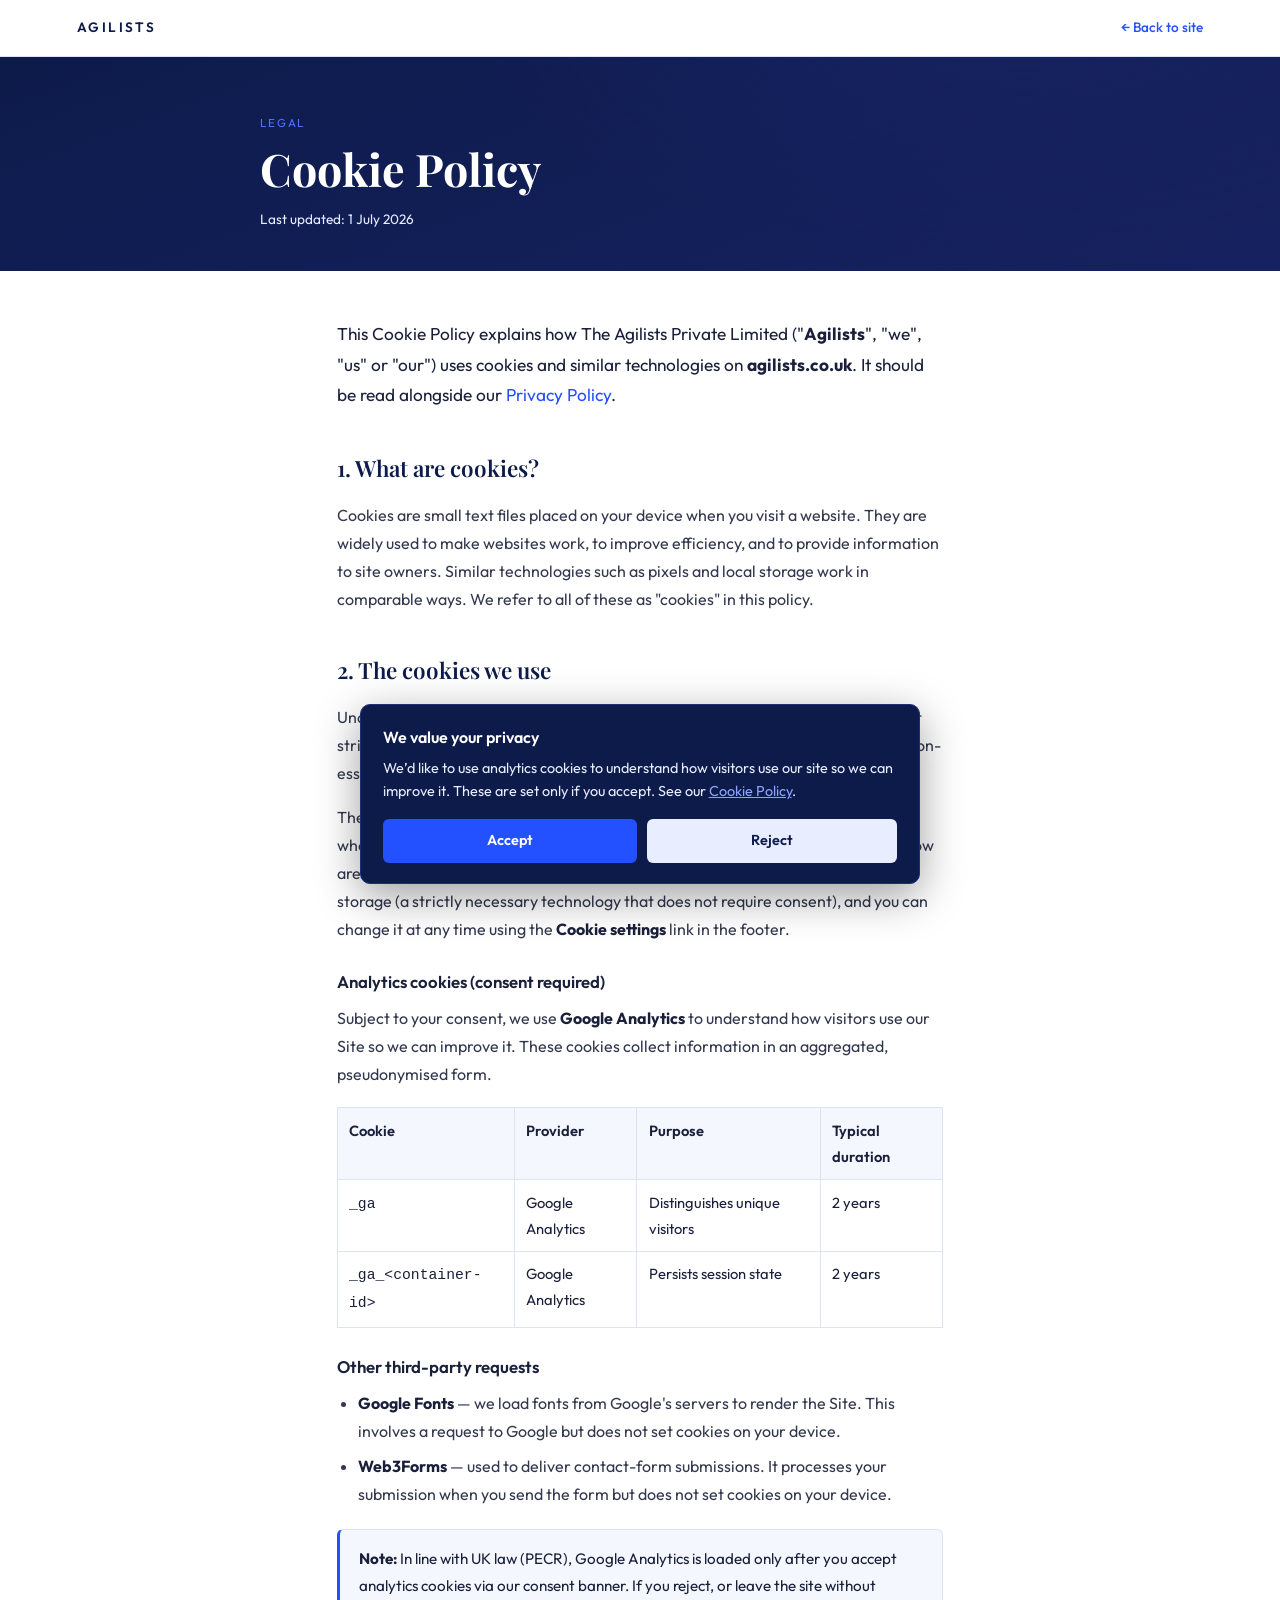
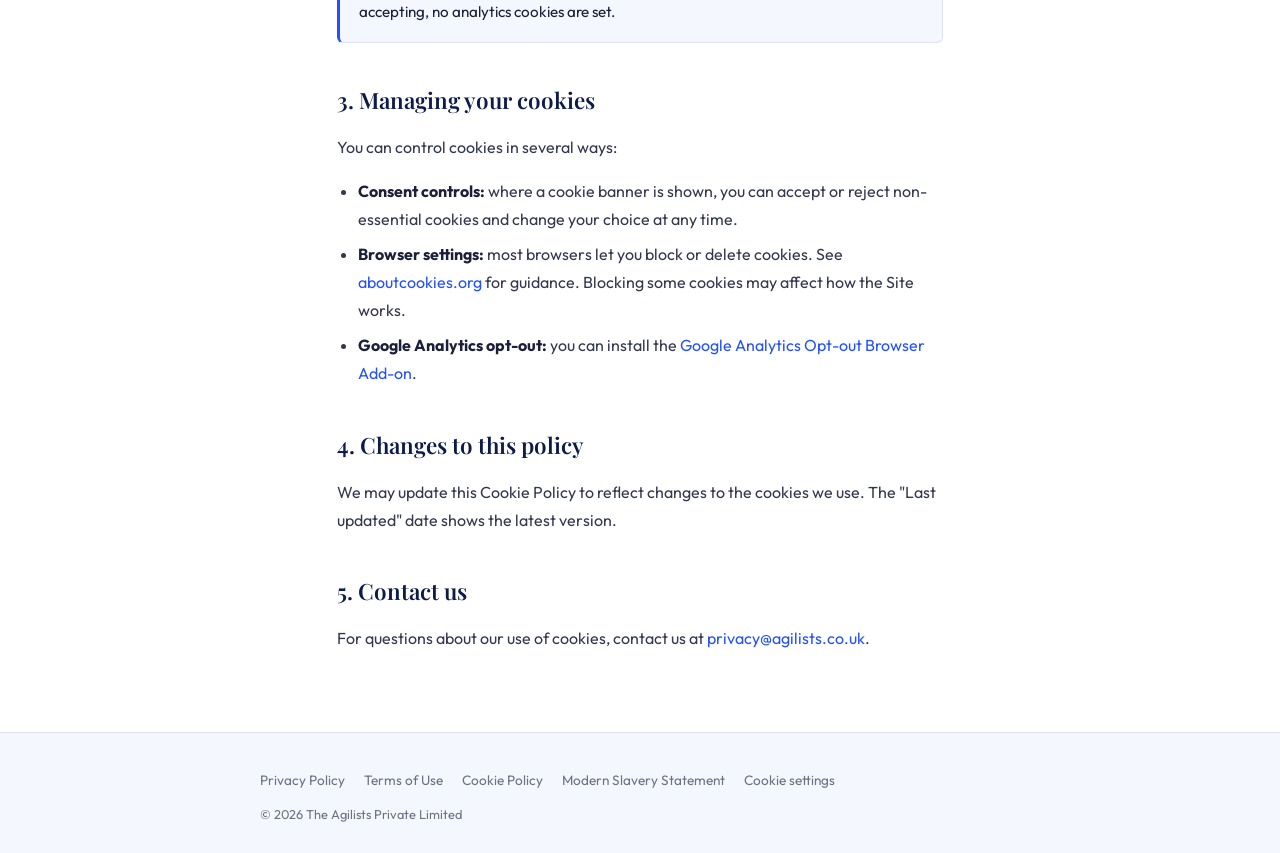
<file: cookies.html>
<!DOCTYPE html>
<html lang="en">
<head>
  <meta charset="UTF-8" />
  <meta name="viewport" content="width=device-width, initial-scale=1.0" />
  <title>Cookie Policy | Agilists</title>
  <meta name="description" content="How Agilists uses cookies and similar technologies, and how you can control them." />
  <link href="https://fonts.googleapis.com/css2?family=Playfair+Display:wght@400;600;700&family=Outfit:wght@300;400;500;600&display=swap" rel="stylesheet" />
  <link rel="stylesheet" href="/legal.css" />
</head>
<body>
  <nav class="legal-nav">
    <a class="wordmark" href="/">AGILISTS</a>
    <a class="back" href="/">← Back to site</a>
  </nav>

  <header class="legal-head">
    <div class="wrap">
      <div class="eyebrow">Legal</div>
      <h1>Cookie Policy</h1>
      <div class="updated">Last updated: 1 July 2026</div>
    </div>
  </header>

  <main class="legal">
    <p>This Cookie Policy explains how The Agilists Private Limited ("<strong>Agilists</strong>", "we", "us" or "our") uses cookies and similar technologies on <strong>agilists.co.uk</strong>. It should be read alongside our <a href="/privacy.html">Privacy Policy</a>.</p>

    <h2>1. What are cookies?</h2>
    <p>Cookies are small text files placed on your device when you visit a website. They are widely used to make websites work, to improve efficiency, and to provide information to site owners. Similar technologies such as pixels and local storage work in comparable ways. We refer to all of these as "cookies" in this policy.</p>

    <h2>2. The cookies we use</h2>
    <p>Under the Privacy and Electronic Communications Regulations (PECR), we may set strictly necessary cookies without consent, but we will only set analytics or other non-essential cookies <strong>after you have given consent</strong>.</p>

    <p>The Site sets no cookies until you choose. On your first visit, a consent banner asks whether you accept analytics cookies; the Google Analytics cookies described below are loaded <strong>only if you accept</strong>. Your choice is remembered in your browser's local storage (a strictly necessary technology that does not require consent), and you can change it at any time using the <strong>Cookie settings</strong> link in the footer.</p>

    <h3>Analytics cookies (consent required)</h3>
    <p>Subject to your consent, we use <strong>Google Analytics</strong> to understand how visitors use our Site so we can improve it. These cookies collect information in an aggregated, pseudonymised form.</p>
    <div class="table-wrap"><table class="legal-table">
      <thead>
        <tr><th>Cookie</th><th>Provider</th><th>Purpose</th><th>Typical duration</th></tr>
      </thead>
      <tbody>
        <tr><td><code>_ga</code></td><td>Google Analytics</td><td>Distinguishes unique visitors</td><td>2 years</td></tr>
        <tr><td><code>_ga_&lt;container-id&gt;</code></td><td>Google Analytics</td><td>Persists session state</td><td>2 years</td></tr>
      </tbody>
    </table></div>

    <h3>Other third-party requests</h3>
    <ul>
      <li><strong>Google Fonts</strong> — we load fonts from Google's servers to render the Site. This involves a request to Google but does not set cookies on your device.</li>
      <li><strong>Web3Forms</strong> — used to deliver contact-form submissions. It processes your submission when you send the form but does not set cookies on your device.</li>
    </ul>

    <div class="callout">
      <strong>Note:</strong> In line with UK law (PECR), Google Analytics is loaded only after you accept analytics cookies via our consent banner. If you reject, or leave the site without accepting, no analytics cookies are set.
    </div>

    <h2>3. Managing your cookies</h2>
    <p>You can control cookies in several ways:</p>
    <ul>
      <li><strong>Consent controls:</strong> where a cookie banner is shown, you can accept or reject non-essential cookies and change your choice at any time.</li>
      <li><strong>Browser settings:</strong> most browsers let you block or delete cookies. See <a href="https://www.aboutcookies.org/" rel="noopener" target="_blank">aboutcookies.org</a> for guidance. Blocking some cookies may affect how the Site works.</li>
      <li><strong>Google Analytics opt-out:</strong> you can install the <a href="https://tools.google.com/dlpage/gaoptout" rel="noopener" target="_blank">Google Analytics Opt-out Browser Add-on</a>.</li>
    </ul>

    <h2>4. Changes to this policy</h2>
    <p>We may update this Cookie Policy to reflect changes to the cookies we use. The "Last updated" date shows the latest version.</p>

    <h2>5. Contact us</h2>
    <p>For questions about our use of cookies, contact us at <a href="mailto:privacy@agilists.co.uk">privacy@agilists.co.uk</a>.</p>
  </main>

  <footer class="legal-foot">
    <div class="wrap">
      <div class="links">
        <a href="/privacy.html">Privacy Policy</a>
        <a href="/terms.html">Terms of Use</a>
        <a href="/cookies.html">Cookie Policy</a>
        <a href="/modern-slavery.html">Modern Slavery Statement</a>
        <a href="#" class="js-cookie-settings">Cookie settings</a>
      </div>
      <div class="copy">© 2026 The Agilists Private Limited</div>
    </div>
  </footer>
  <script src="/consent.js" defer></script>
</body>
</html>
</file>
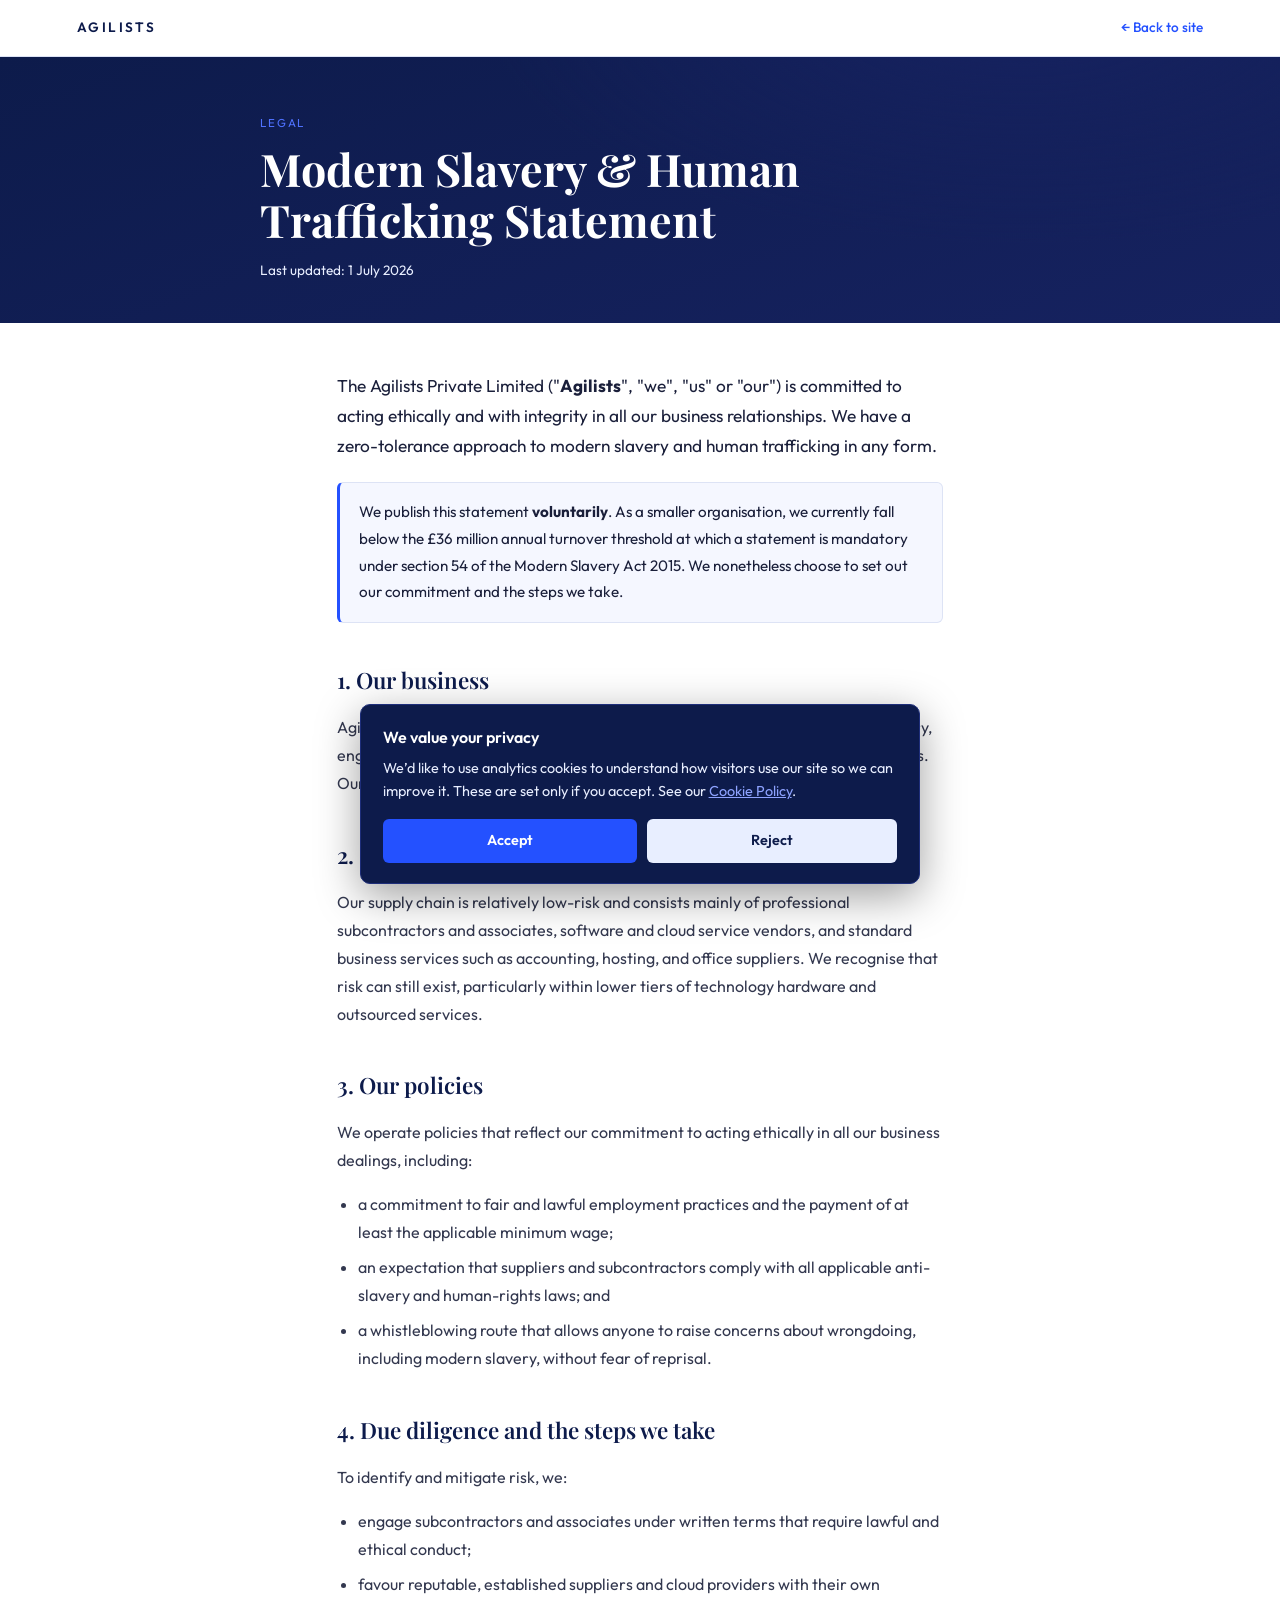
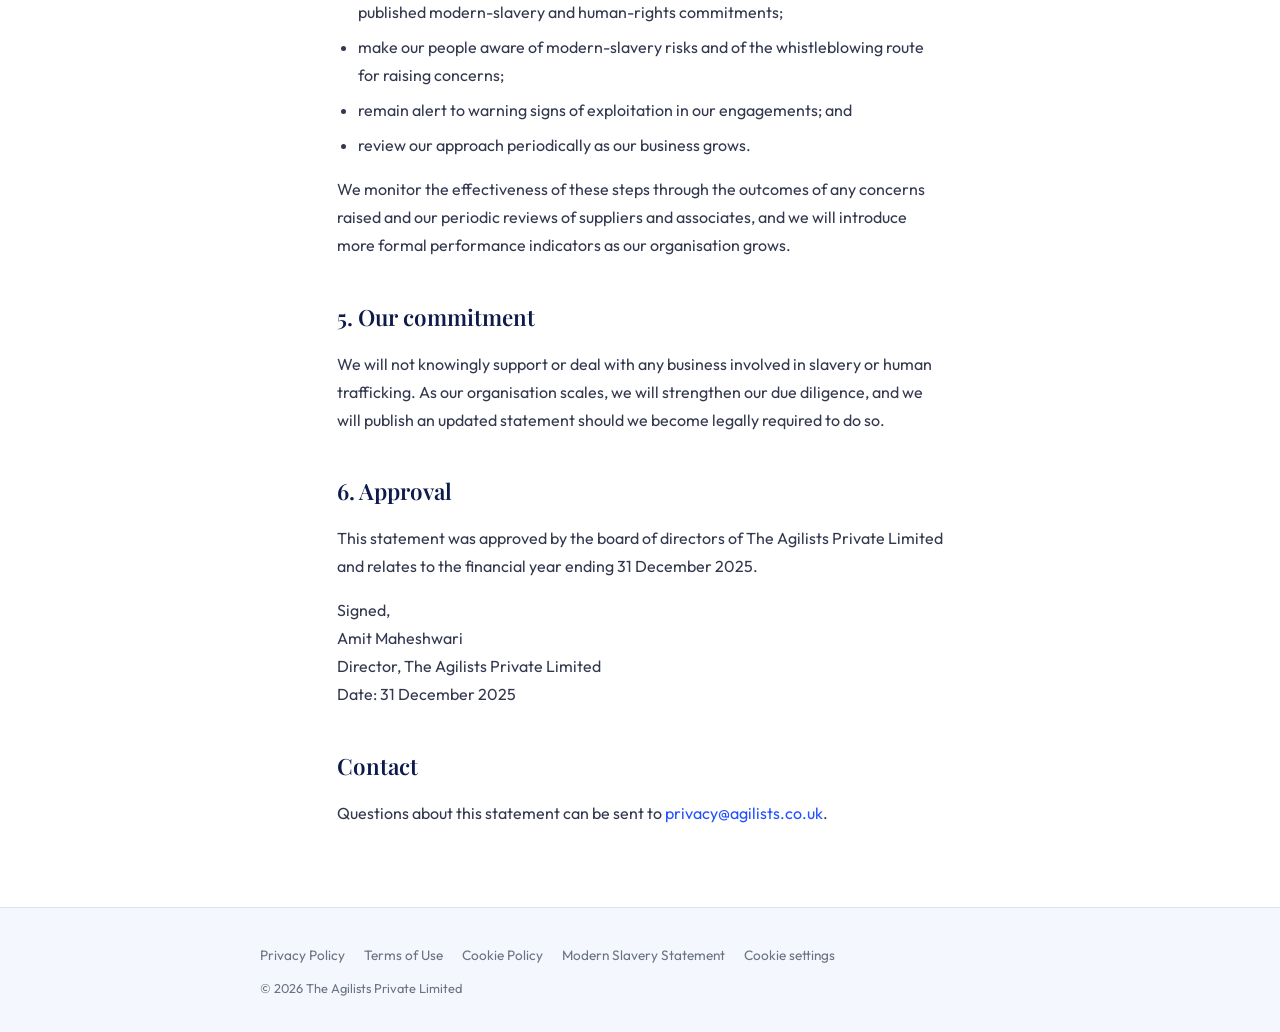
<file: modern-slavery.html>
<!DOCTYPE html>
<html lang="en">
<head>
  <meta charset="UTF-8" />
  <meta name="viewport" content="width=device-width, initial-scale=1.0" />
  <title>Modern Slavery Statement | Agilists</title>
  <meta name="description" content="Agilists' voluntary statement on modern slavery and human trafficking." />
  <link href="https://fonts.googleapis.com/css2?family=Playfair+Display:wght@400;600;700&family=Outfit:wght@300;400;500;600&display=swap" rel="stylesheet" />
  <link rel="stylesheet" href="/legal.css" />
</head>
<body>
  <nav class="legal-nav">
    <a class="wordmark" href="/">AGILISTS</a>
    <a class="back" href="/">← Back to site</a>
  </nav>

  <header class="legal-head">
    <div class="wrap">
      <div class="eyebrow">Legal</div>
      <h1>Modern Slavery &amp; Human Trafficking Statement</h1>
      <div class="updated">Last updated: 1 July 2026</div>
    </div>
  </header>

  <main class="legal">
    <p>The Agilists Private Limited ("<strong>Agilists</strong>", "we", "us" or "our") is committed to acting ethically and with integrity in all our business relationships. We have a zero-tolerance approach to modern slavery and human trafficking in any form.</p>

    <div class="callout">
      We publish this statement <strong>voluntarily</strong>. As a smaller organisation, we currently fall below the £36 million annual turnover threshold at which a statement is mandatory under section 54 of the Modern Slavery Act 2015. We nonetheless choose to set out our commitment and the steps we take.
    </div>

    <h2>1. Our business</h2>
    <p>Agilists is a digital transformation and technology consultancy. We provide advisory, engineering, and agile delivery services to organisations across England and Wales. Our workforce consists primarily of skilled professional consultants.</p>

    <h2>2. Our supply chains</h2>
    <p>Our supply chain is relatively low-risk and consists mainly of professional subcontractors and associates, software and cloud service vendors, and standard business services such as accounting, hosting, and office suppliers. We recognise that risk can still exist, particularly within lower tiers of technology hardware and outsourced services.</p>

    <h2>3. Our policies</h2>
    <p>We operate policies that reflect our commitment to acting ethically in all our business dealings, including:</p>
    <ul>
      <li>a commitment to fair and lawful employment practices and the payment of at least the applicable minimum wage;</li>
      <li>an expectation that suppliers and subcontractors comply with all applicable anti-slavery and human-rights laws; and</li>
      <li>a whistleblowing route that allows anyone to raise concerns about wrongdoing, including modern slavery, without fear of reprisal.</li>
    </ul>

    <h2>4. Due diligence and the steps we take</h2>
    <p>To identify and mitigate risk, we:</p>
    <ul>
      <li>engage subcontractors and associates under written terms that require lawful and ethical conduct;</li>
      <li>favour reputable, established suppliers and cloud providers with their own published modern-slavery and human-rights commitments;</li>
      <li>make our people aware of modern-slavery risks and of the whistleblowing route for raising concerns;</li>
      <li>remain alert to warning signs of exploitation in our engagements; and</li>
      <li>review our approach periodically as our business grows.</li>
    </ul>
    <p>We monitor the effectiveness of these steps through the outcomes of any concerns raised and our periodic reviews of suppliers and associates, and we will introduce more formal performance indicators as our organisation grows.</p>

    <h2>5. Our commitment</h2>
    <p>We will not knowingly support or deal with any business involved in slavery or human trafficking. As our organisation scales, we will strengthen our due diligence, and we will publish an updated statement should we become legally required to do so.</p>

    <h2>6. Approval</h2>
    <p>This statement was approved by the board of directors of The Agilists Private Limited and relates to the financial year ending 31 December 2025.</p>
    <p>
      Signed,<br />
      Amit Maheshwari<br />
      Director, The Agilists Private Limited<br />
      Date: 31 December 2025
    </p>

    <h2>Contact</h2>
    <p>Questions about this statement can be sent to <a href="mailto:privacy@agilists.co.uk">privacy@agilists.co.uk</a>.</p>
  </main>

  <footer class="legal-foot">
    <div class="wrap">
      <div class="links">
        <a href="/privacy.html">Privacy Policy</a>
        <a href="/terms.html">Terms of Use</a>
        <a href="/cookies.html">Cookie Policy</a>
        <a href="/modern-slavery.html">Modern Slavery Statement</a>
        <a href="#" class="js-cookie-settings">Cookie settings</a>
      </div>
      <div class="copy">© 2026 The Agilists Private Limited</div>
    </div>
  </footer>
  <script src="/consent.js" defer></script>
</body>
</html>
</file>
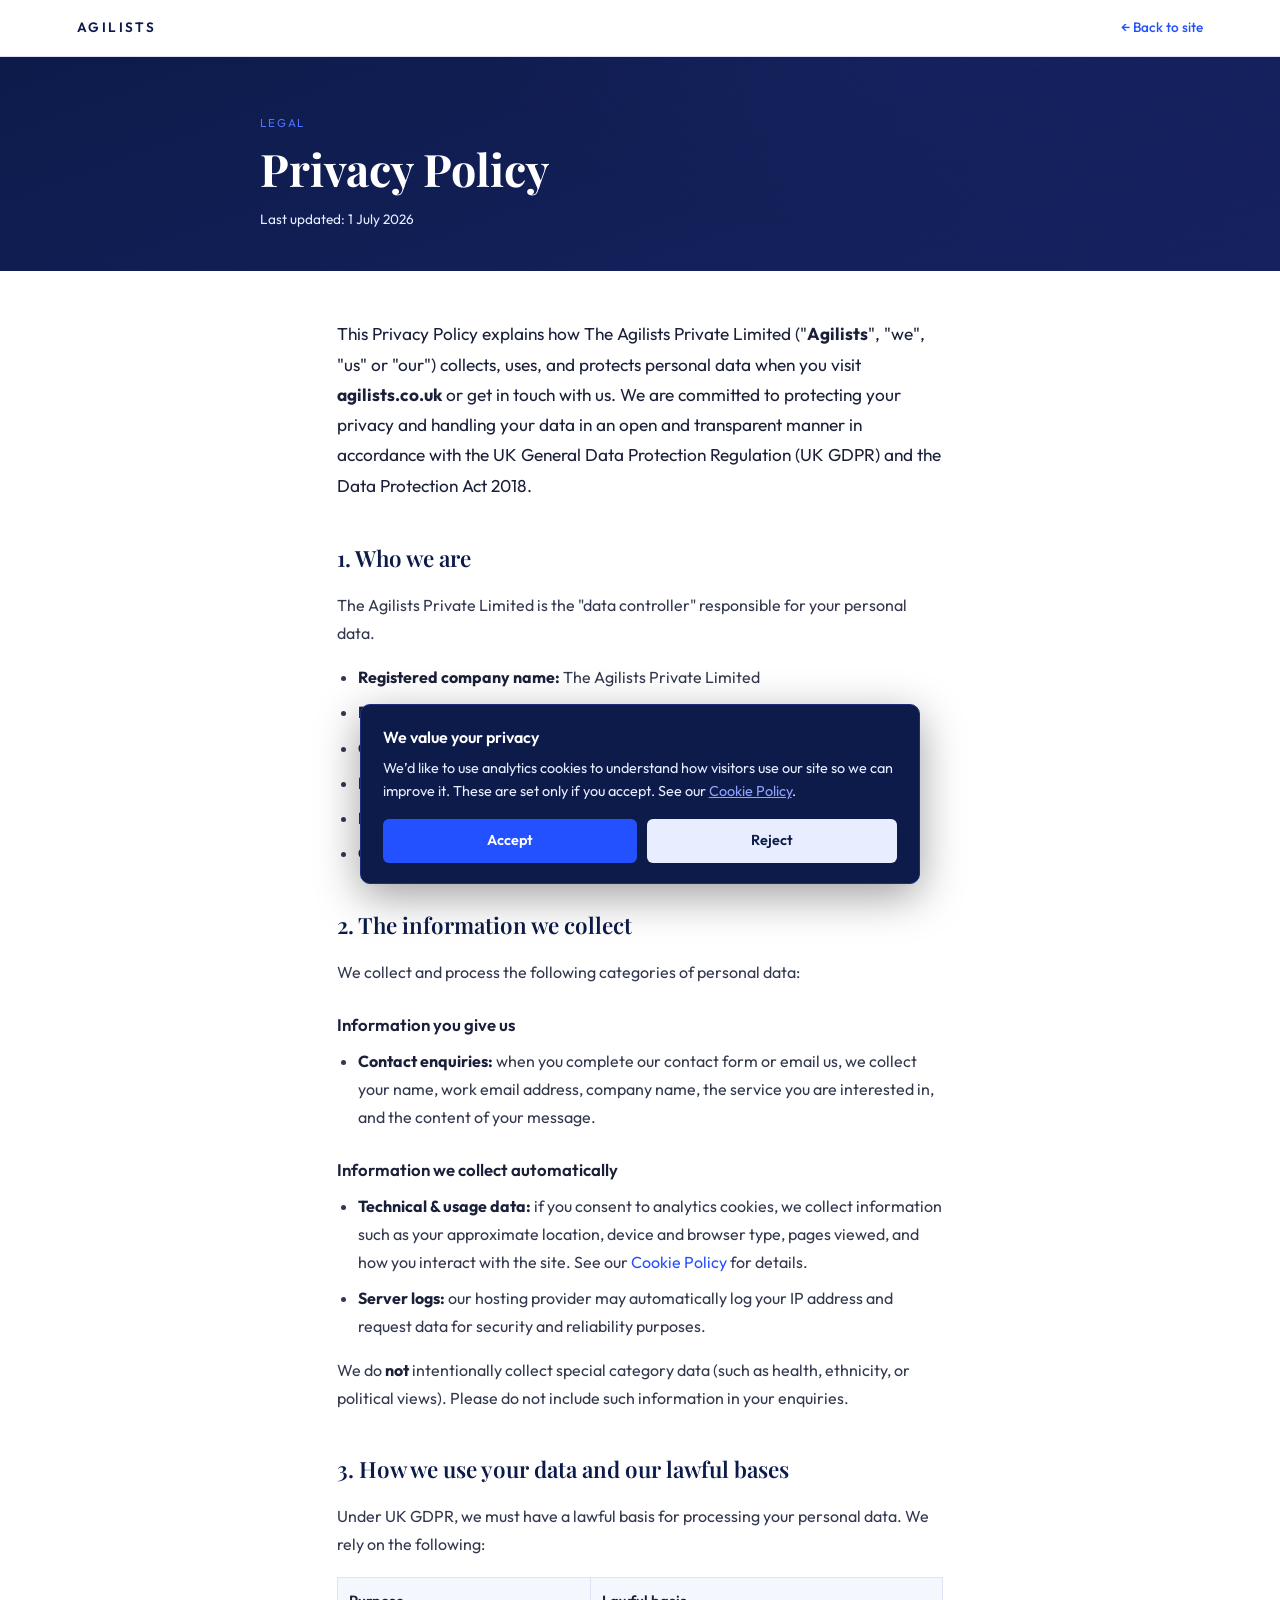
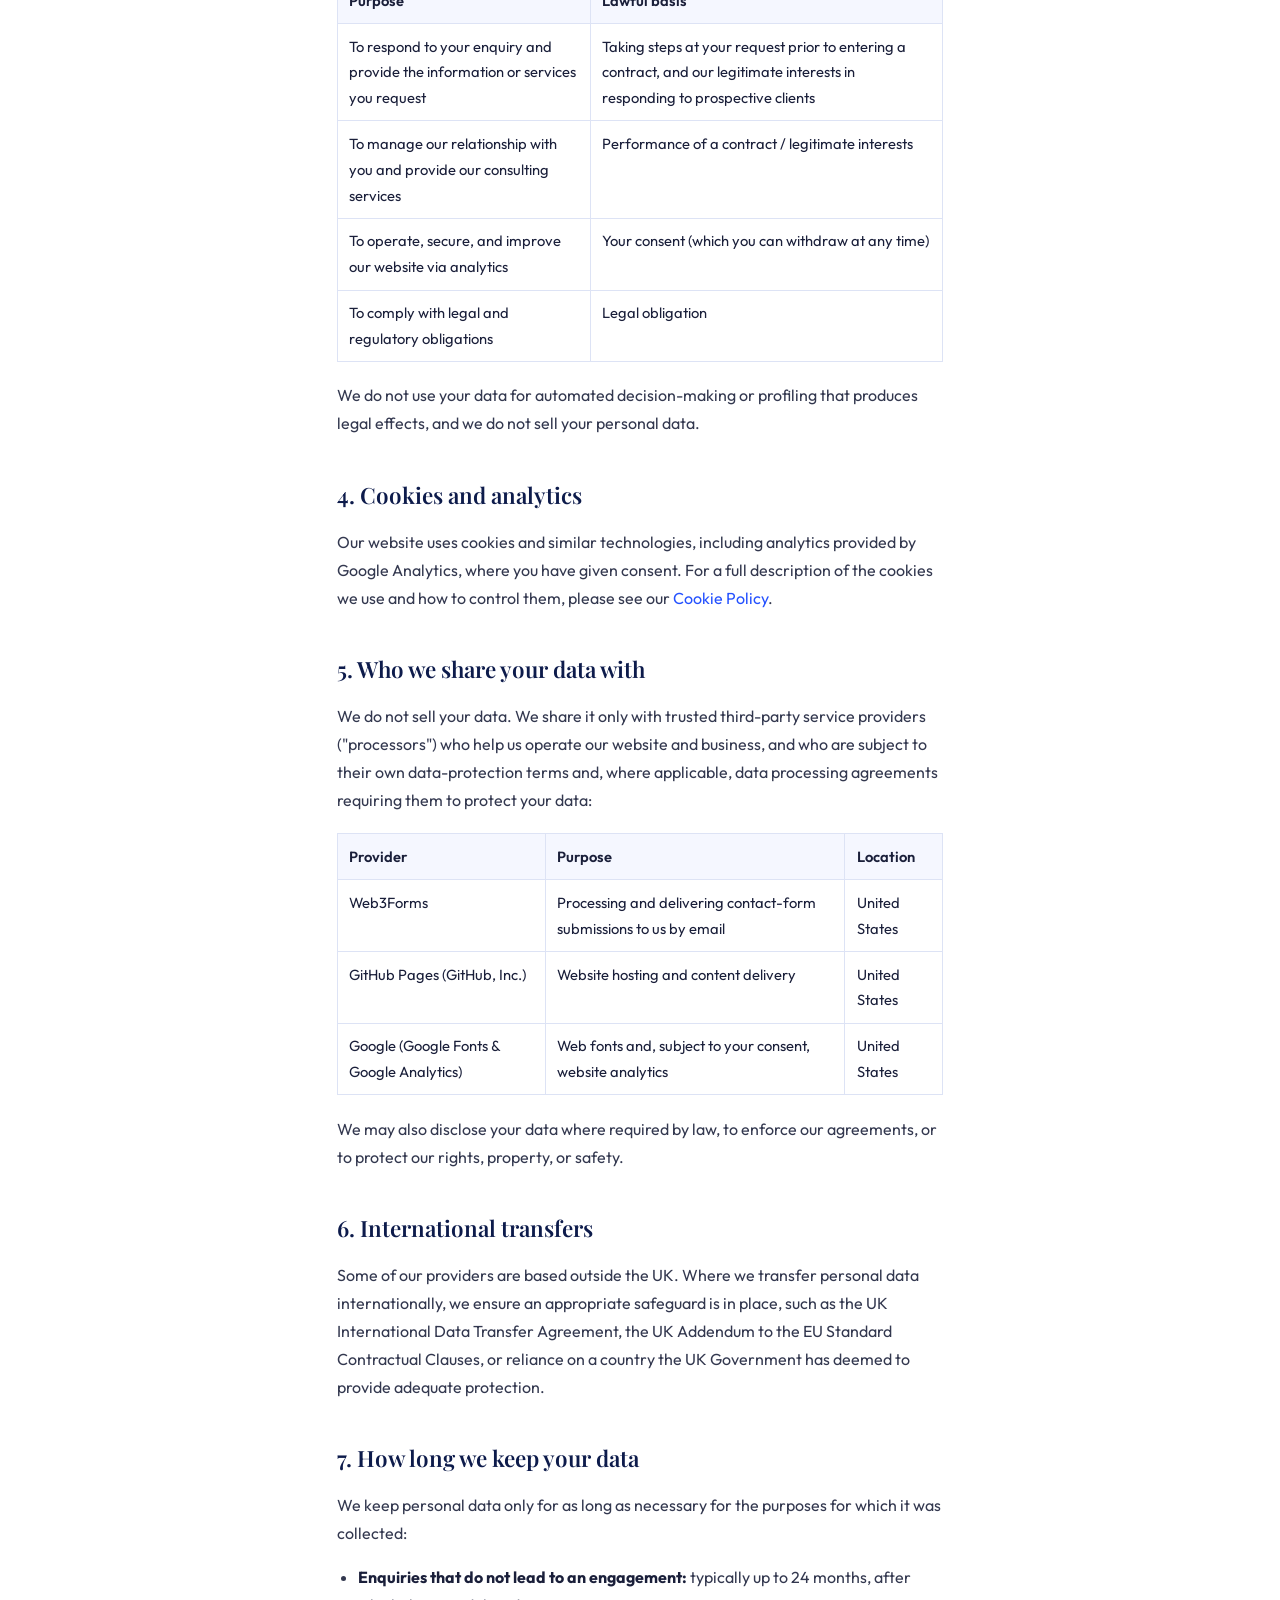
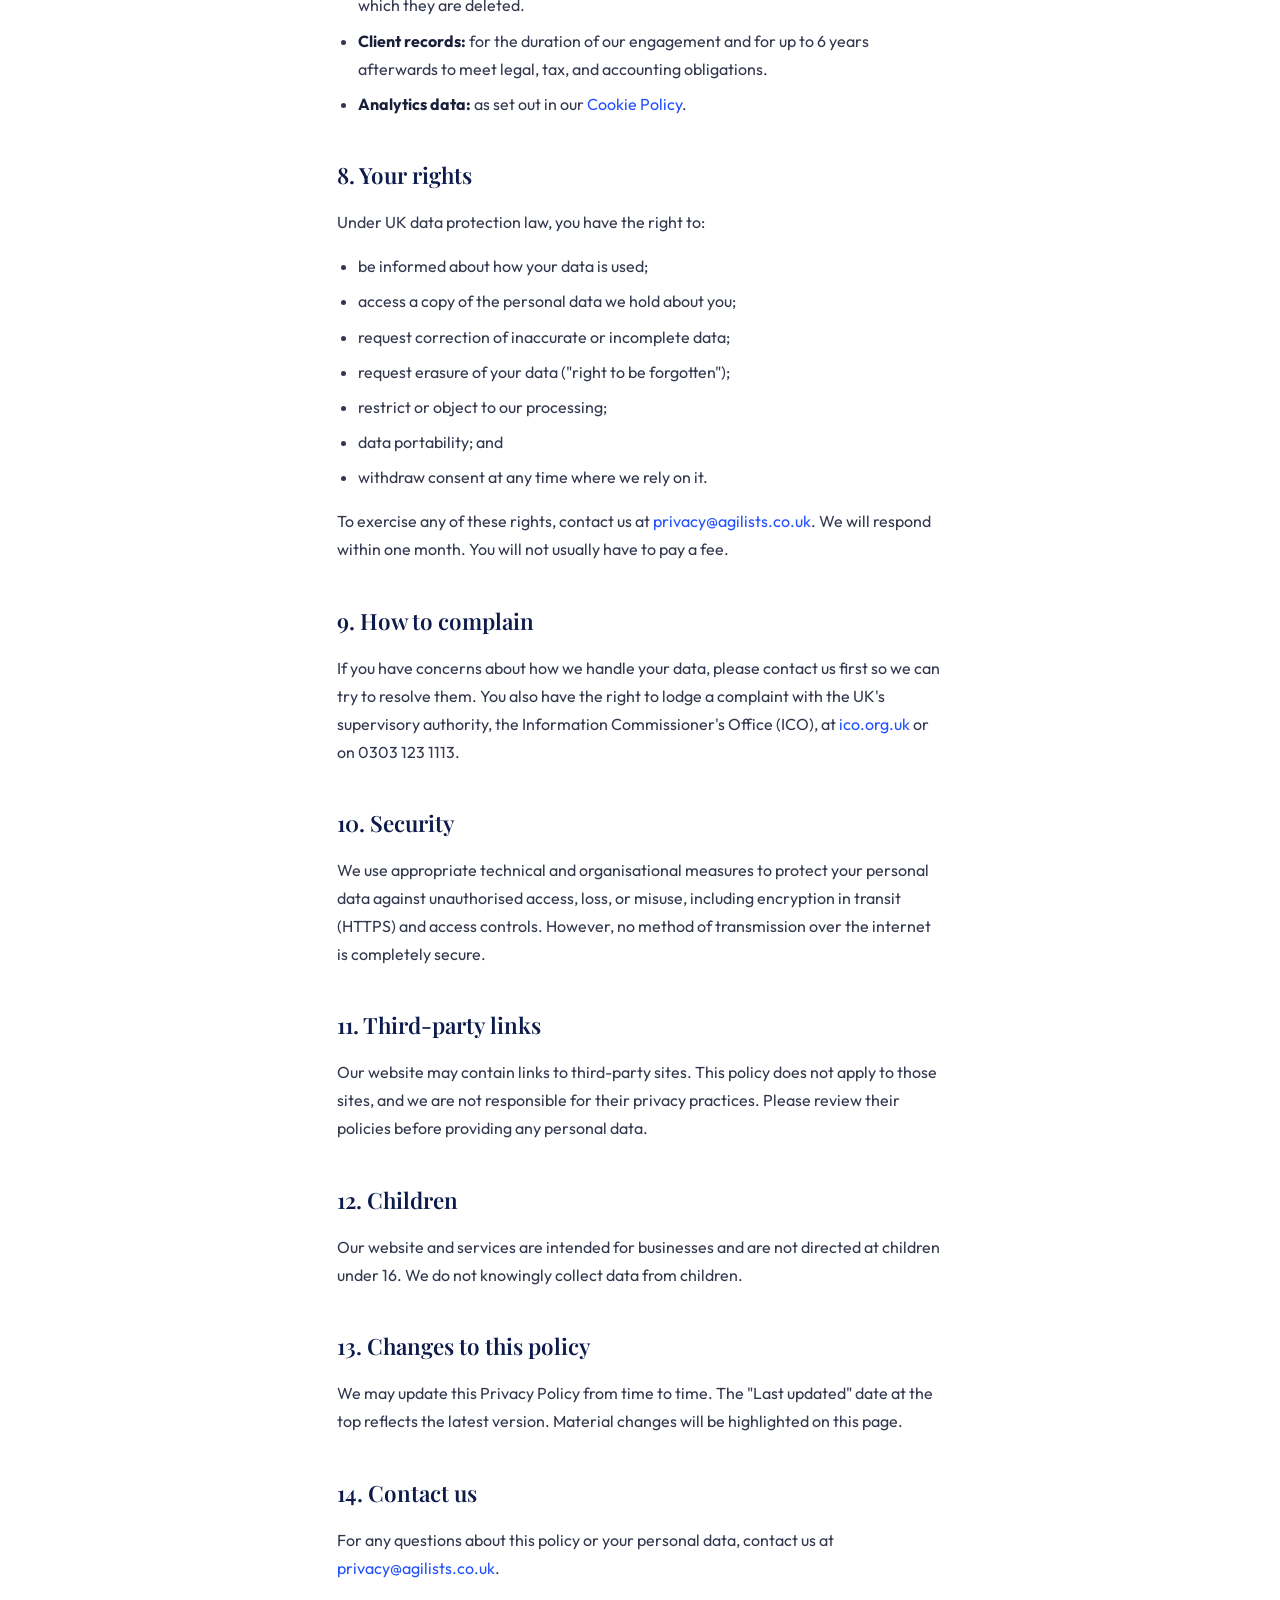
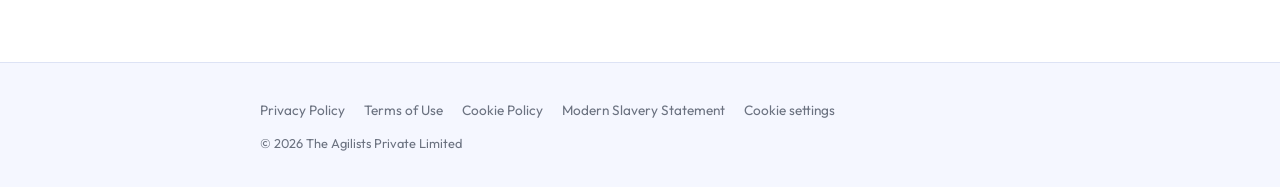
<file: privacy.html>
<!DOCTYPE html>
<html lang="en">
<head>
  <meta charset="UTF-8" />
  <meta name="viewport" content="width=device-width, initial-scale=1.0" />
  <title>Privacy Policy | Agilists</title>
  <meta name="description" content="How Agilists collects, uses, and protects your personal data, and your rights under UK GDPR." />
  <link href="https://fonts.googleapis.com/css2?family=Playfair+Display:wght@400;600;700&family=Outfit:wght@300;400;500;600&display=swap" rel="stylesheet" />
  <link rel="stylesheet" href="/legal.css" />
</head>
<body>
  <nav class="legal-nav">
    <a class="wordmark" href="/">AGILISTS</a>
    <a class="back" href="/">← Back to site</a>
  </nav>

  <header class="legal-head">
    <div class="wrap">
      <div class="eyebrow">Legal</div>
      <h1>Privacy Policy</h1>
      <div class="updated">Last updated: 1 July 2026</div>
    </div>
  </header>

  <main class="legal">
    <p>This Privacy Policy explains how The Agilists Private Limited ("<strong>Agilists</strong>", "we", "us" or "our") collects, uses, and protects personal data when you visit <strong>agilists.co.uk</strong> or get in touch with us. We are committed to protecting your privacy and handling your data in an open and transparent manner in accordance with the UK General Data Protection Regulation (UK GDPR) and the Data Protection Act 2018.</p>

    <h2>1. Who we are</h2>
    <p>The Agilists Private Limited is the "data controller" responsible for your personal data.</p>
    <ul>
      <li><strong>Registered company name:</strong> The Agilists Private Limited</li>
      <li><strong>Registered in:</strong> England and Wales</li>
      <li><strong>Company registration number:</strong> 09904358</li>
      <li><strong>Registered office:</strong> available on request</li>
      <li><strong>ICO registration number:</strong> ZA594338</li>
      <li><strong>Contact for privacy matters:</strong> <a href="mailto:privacy@agilists.co.uk">privacy@agilists.co.uk</a></li>
    </ul>

    <h2>2. The information we collect</h2>
    <p>We collect and process the following categories of personal data:</p>
    <h3>Information you give us</h3>
    <ul>
      <li><strong>Contact enquiries:</strong> when you complete our contact form or email us, we collect your name, work email address, company name, the service you are interested in, and the content of your message.</li>
    </ul>
    <h3>Information we collect automatically</h3>
    <ul>
      <li><strong>Technical &amp; usage data:</strong> if you consent to analytics cookies, we collect information such as your approximate location, device and browser type, pages viewed, and how you interact with the site. See our <a href="/cookies.html">Cookie Policy</a> for details.</li>
      <li><strong>Server logs:</strong> our hosting provider may automatically log your IP address and request data for security and reliability purposes.</li>
    </ul>
    <p>We do <strong>not</strong> intentionally collect special category data (such as health, ethnicity, or political views). Please do not include such information in your enquiries.</p>

    <h2>3. How we use your data and our lawful bases</h2>
    <p>Under UK GDPR, we must have a lawful basis for processing your personal data. We rely on the following:</p>
    <div class="table-wrap"><table class="legal-table">
      <thead>
        <tr><th>Purpose</th><th>Lawful basis</th></tr>
      </thead>
      <tbody>
        <tr><td>To respond to your enquiry and provide the information or services you request</td><td>Taking steps at your request prior to entering a contract, and our legitimate interests in responding to prospective clients</td></tr>
        <tr><td>To manage our relationship with you and provide our consulting services</td><td>Performance of a contract / legitimate interests</td></tr>
        <tr><td>To operate, secure, and improve our website via analytics</td><td>Your consent (which you can withdraw at any time)</td></tr>
        <tr><td>To comply with legal and regulatory obligations</td><td>Legal obligation</td></tr>
      </tbody>
    </table></div>
    <p>We do not use your data for automated decision-making or profiling that produces legal effects, and we do not sell your personal data.</p>

    <h2>4. Cookies and analytics</h2>
    <p>Our website uses cookies and similar technologies, including analytics provided by Google Analytics, where you have given consent. For a full description of the cookies we use and how to control them, please see our <a href="/cookies.html">Cookie Policy</a>.</p>

    <h2>5. Who we share your data with</h2>
    <p>We do not sell your data. We share it only with trusted third-party service providers ("processors") who help us operate our website and business, and who are subject to their own data-protection terms and, where applicable, data processing agreements requiring them to protect your data:</p>
    <div class="table-wrap"><table class="legal-table">
      <thead>
        <tr><th>Provider</th><th>Purpose</th><th>Location</th></tr>
      </thead>
      <tbody>
        <tr><td>Web3Forms</td><td>Processing and delivering contact-form submissions to us by email</td><td>United States</td></tr>
        <tr><td>GitHub Pages (GitHub, Inc.)</td><td>Website hosting and content delivery</td><td>United States</td></tr>
        <tr><td>Google (Google Fonts &amp; Google Analytics)</td><td>Web fonts and, subject to your consent, website analytics</td><td>United States</td></tr>
      </tbody>
    </table></div>
    <p>We may also disclose your data where required by law, to enforce our agreements, or to protect our rights, property, or safety.</p>

    <h2>6. International transfers</h2>
    <p>Some of our providers are based outside the UK. Where we transfer personal data internationally, we ensure an appropriate safeguard is in place, such as the UK International Data Transfer Agreement, the UK Addendum to the EU Standard Contractual Clauses, or reliance on a country the UK Government has deemed to provide adequate protection.</p>

    <h2>7. How long we keep your data</h2>
    <p>We keep personal data only for as long as necessary for the purposes for which it was collected:</p>
    <ul>
      <li><strong>Enquiries that do not lead to an engagement:</strong> typically up to 24 months, after which they are deleted.</li>
      <li><strong>Client records:</strong> for the duration of our engagement and for up to 6 years afterwards to meet legal, tax, and accounting obligations.</li>
      <li><strong>Analytics data:</strong> as set out in our <a href="/cookies.html">Cookie Policy</a>.</li>
    </ul>

    <h2>8. Your rights</h2>
    <p>Under UK data protection law, you have the right to:</p>
    <ul>
      <li>be informed about how your data is used;</li>
      <li>access a copy of the personal data we hold about you;</li>
      <li>request correction of inaccurate or incomplete data;</li>
      <li>request erasure of your data ("right to be forgotten");</li>
      <li>restrict or object to our processing;</li>
      <li>data portability; and</li>
      <li>withdraw consent at any time where we rely on it.</li>
    </ul>
    <p>To exercise any of these rights, contact us at <a href="mailto:privacy@agilists.co.uk">privacy@agilists.co.uk</a>. We will respond within one month. You will not usually have to pay a fee.</p>

    <h2>9. How to complain</h2>
    <p>If you have concerns about how we handle your data, please contact us first so we can try to resolve them. You also have the right to lodge a complaint with the UK's supervisory authority, the Information Commissioner's Office (ICO), at <a href="https://ico.org.uk/make-a-complaint/" rel="noopener" target="_blank">ico.org.uk</a> or on 0303 123 1113.</p>

    <h2>10. Security</h2>
    <p>We use appropriate technical and organisational measures to protect your personal data against unauthorised access, loss, or misuse, including encryption in transit (HTTPS) and access controls. However, no method of transmission over the internet is completely secure.</p>

    <h2>11. Third-party links</h2>
    <p>Our website may contain links to third-party sites. This policy does not apply to those sites, and we are not responsible for their privacy practices. Please review their policies before providing any personal data.</p>

    <h2>12. Children</h2>
    <p>Our website and services are intended for businesses and are not directed at children under 16. We do not knowingly collect data from children.</p>

    <h2>13. Changes to this policy</h2>
    <p>We may update this Privacy Policy from time to time. The "Last updated" date at the top reflects the latest version. Material changes will be highlighted on this page.</p>

    <h2>14. Contact us</h2>
    <p>For any questions about this policy or your personal data, contact us at <a href="mailto:privacy@agilists.co.uk">privacy@agilists.co.uk</a>.</p>
  </main>

  <footer class="legal-foot">
    <div class="wrap">
      <div class="links">
        <a href="/privacy.html">Privacy Policy</a>
        <a href="/terms.html">Terms of Use</a>
        <a href="/cookies.html">Cookie Policy</a>
        <a href="/modern-slavery.html">Modern Slavery Statement</a>
        <a href="#" class="js-cookie-settings">Cookie settings</a>
      </div>
      <div class="copy">© 2026 The Agilists Private Limited</div>
    </div>
  </footer>
  <script src="/consent.js" defer></script>
</body>
</html>
</file>
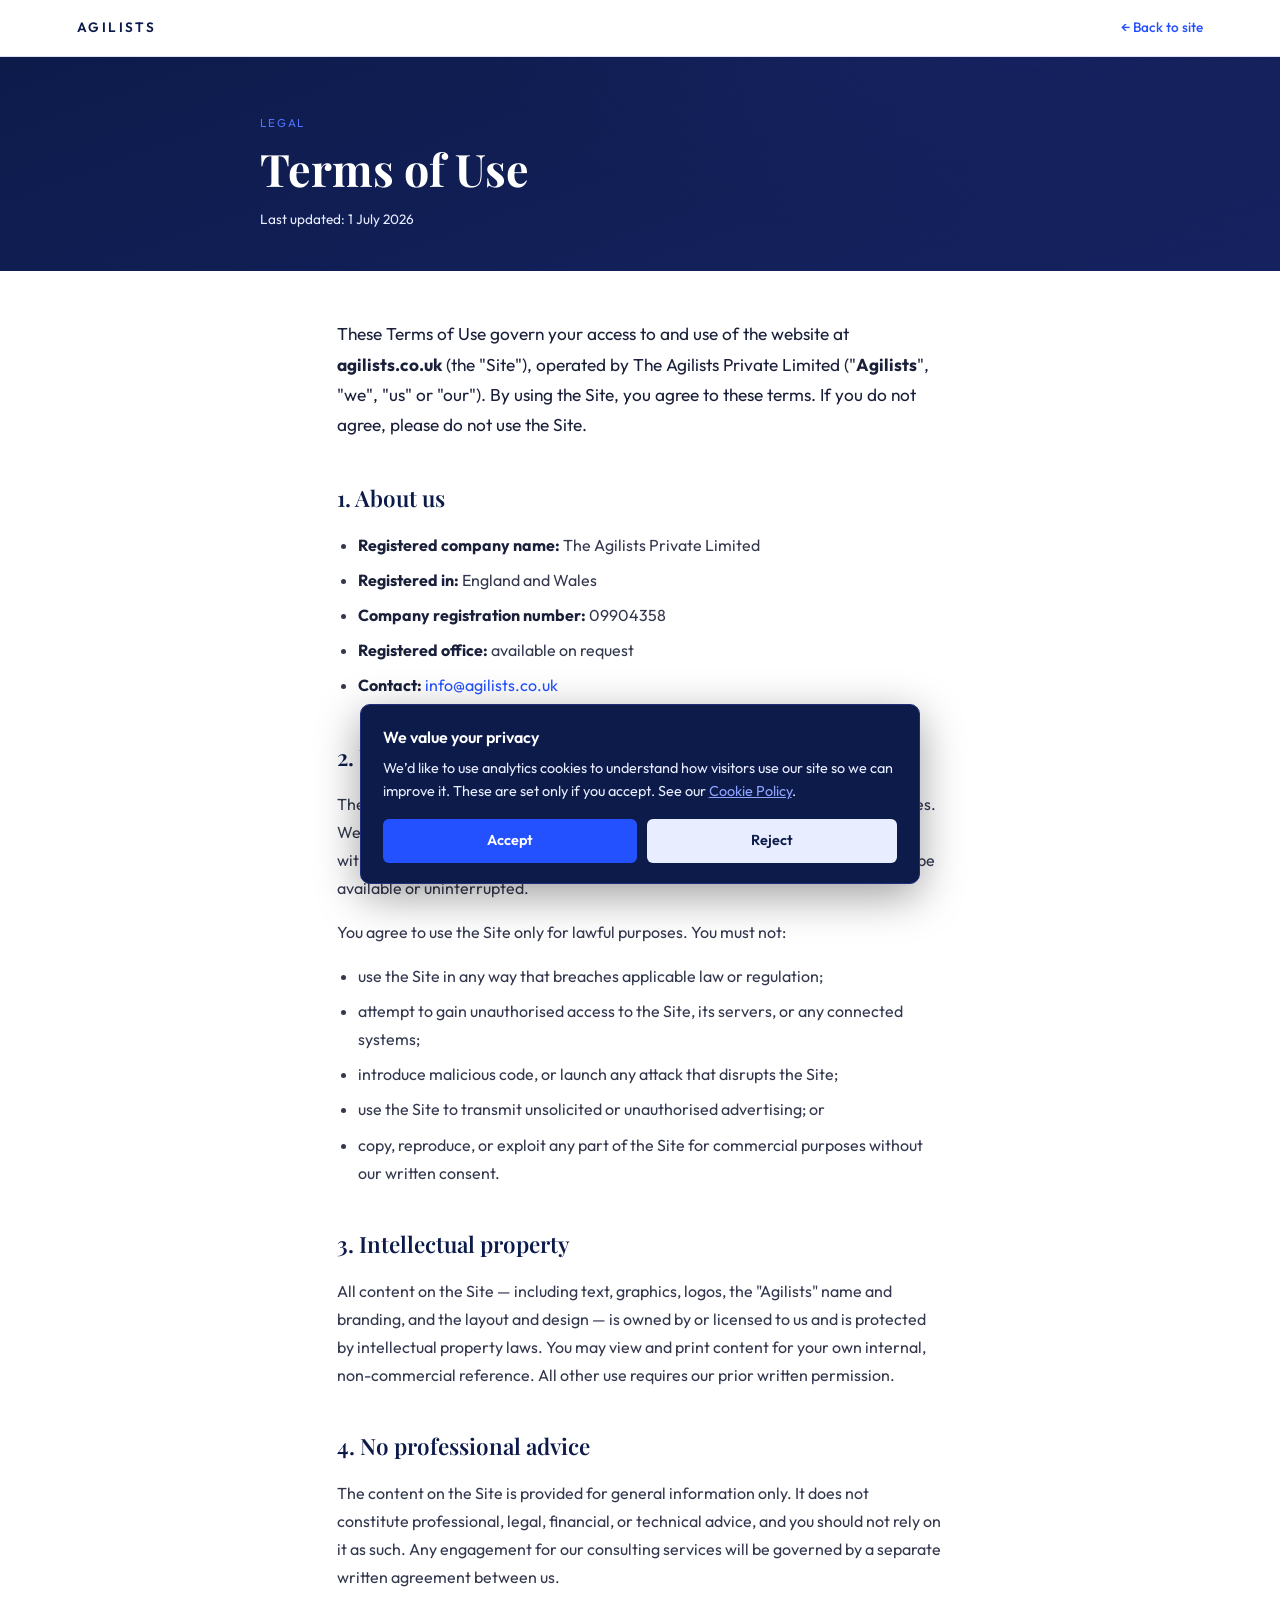
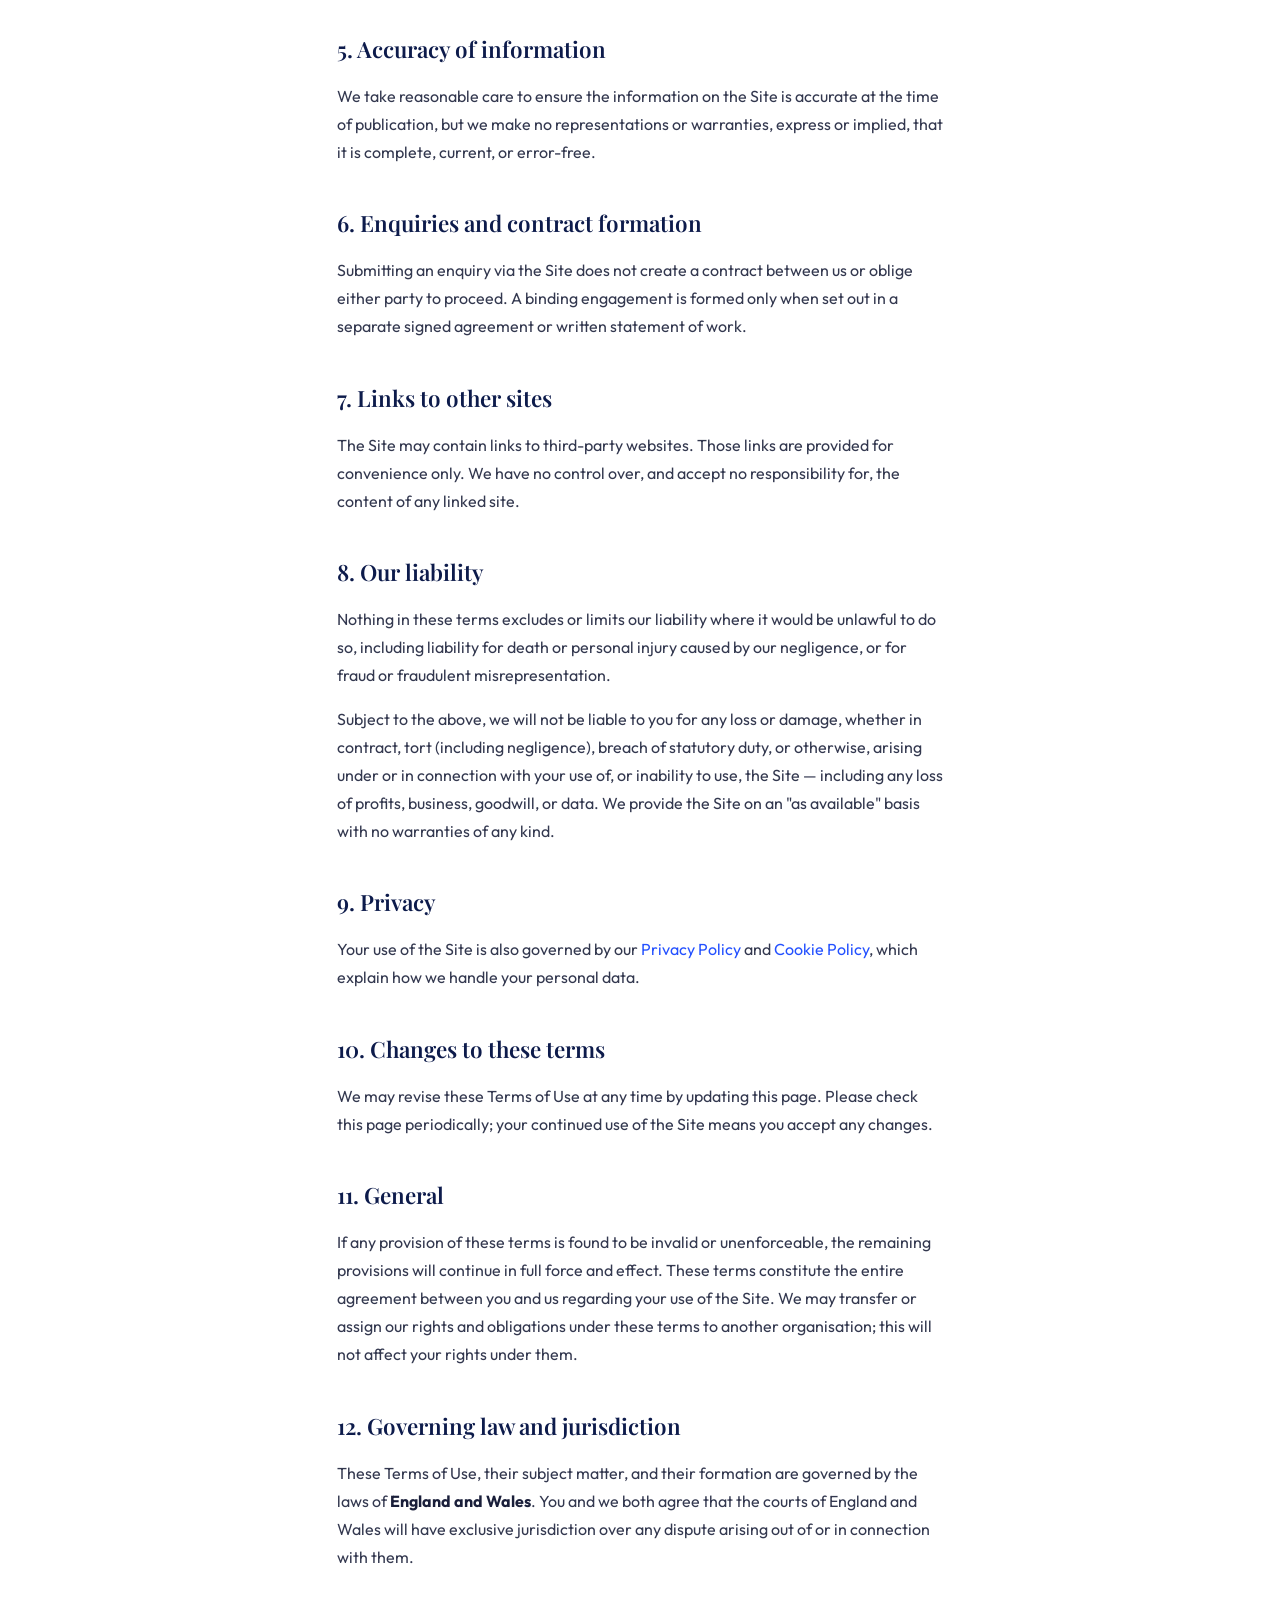
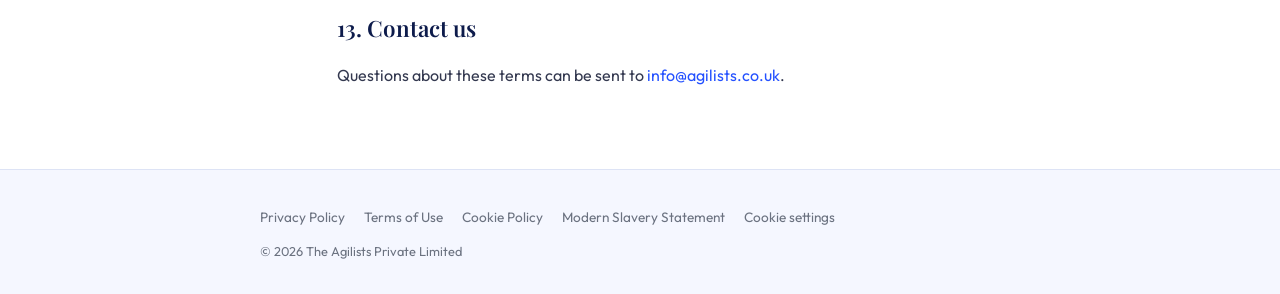
<file: terms.html>
<!DOCTYPE html>
<html lang="en">
<head>
  <meta charset="UTF-8" />
  <meta name="viewport" content="width=device-width, initial-scale=1.0" />
  <title>Terms of Use | Agilists</title>
  <meta name="description" content="The terms governing your use of the Agilists website." />
  <link href="https://fonts.googleapis.com/css2?family=Playfair+Display:wght@400;600;700&family=Outfit:wght@300;400;500;600&display=swap" rel="stylesheet" />
  <link rel="stylesheet" href="/legal.css" />
</head>
<body>
  <nav class="legal-nav">
    <a class="wordmark" href="/">AGILISTS</a>
    <a class="back" href="/">← Back to site</a>
  </nav>

  <header class="legal-head">
    <div class="wrap">
      <div class="eyebrow">Legal</div>
      <h1>Terms of Use</h1>
      <div class="updated">Last updated: 1 July 2026</div>
    </div>
  </header>

  <main class="legal">
    <p>These Terms of Use govern your access to and use of the website at <strong>agilists.co.uk</strong> (the "Site"), operated by The Agilists Private Limited ("<strong>Agilists</strong>", "we", "us" or "our"). By using the Site, you agree to these terms. If you do not agree, please do not use the Site.</p>

    <h2>1. About us</h2>
    <ul>
      <li><strong>Registered company name:</strong> The Agilists Private Limited</li>
      <li><strong>Registered in:</strong> England and Wales</li>
      <li><strong>Company registration number:</strong> 09904358</li>
      <li><strong>Registered office:</strong> available on request</li>
      <li><strong>Contact:</strong> <a href="mailto:info@agilists.co.uk">info@agilists.co.uk</a></li>
    </ul>

    <h2>2. Using our Site</h2>
    <p>The Site is made available free of charge for general information about our services. We may update, change, suspend, or withdraw all or part of the Site at any time without notice. We do not guarantee that the Site, or any content on it, will always be available or uninterrupted.</p>
    <p>You agree to use the Site only for lawful purposes. You must not:</p>
    <ul>
      <li>use the Site in any way that breaches applicable law or regulation;</li>
      <li>attempt to gain unauthorised access to the Site, its servers, or any connected systems;</li>
      <li>introduce malicious code, or launch any attack that disrupts the Site;</li>
      <li>use the Site to transmit unsolicited or unauthorised advertising; or</li>
      <li>copy, reproduce, or exploit any part of the Site for commercial purposes without our written consent.</li>
    </ul>

    <h2>3. Intellectual property</h2>
    <p>All content on the Site — including text, graphics, logos, the "Agilists" name and branding, and the layout and design — is owned by or licensed to us and is protected by intellectual property laws. You may view and print content for your own internal, non-commercial reference. All other use requires our prior written permission.</p>

    <h2>4. No professional advice</h2>
    <p>The content on the Site is provided for general information only. It does not constitute professional, legal, financial, or technical advice, and you should not rely on it as such. Any engagement for our consulting services will be governed by a separate written agreement between us.</p>

    <h2>5. Accuracy of information</h2>
    <p>We take reasonable care to ensure the information on the Site is accurate at the time of publication, but we make no representations or warranties, express or implied, that it is complete, current, or error-free.</p>

    <h2>6. Enquiries and contract formation</h2>
    <p>Submitting an enquiry via the Site does not create a contract between us or oblige either party to proceed. A binding engagement is formed only when set out in a separate signed agreement or written statement of work.</p>

    <h2>7. Links to other sites</h2>
    <p>The Site may contain links to third-party websites. Those links are provided for convenience only. We have no control over, and accept no responsibility for, the content of any linked site.</p>

    <h2>8. Our liability</h2>
    <p>Nothing in these terms excludes or limits our liability where it would be unlawful to do so, including liability for death or personal injury caused by our negligence, or for fraud or fraudulent misrepresentation.</p>
    <p>Subject to the above, we will not be liable to you for any loss or damage, whether in contract, tort (including negligence), breach of statutory duty, or otherwise, arising under or in connection with your use of, or inability to use, the Site — including any loss of profits, business, goodwill, or data. We provide the Site on an "as available" basis with no warranties of any kind.</p>

    <h2>9. Privacy</h2>
    <p>Your use of the Site is also governed by our <a href="/privacy.html">Privacy Policy</a> and <a href="/cookies.html">Cookie Policy</a>, which explain how we handle your personal data.</p>

    <h2>10. Changes to these terms</h2>
    <p>We may revise these Terms of Use at any time by updating this page. Please check this page periodically; your continued use of the Site means you accept any changes.</p>

    <h2>11. General</h2>
    <p>If any provision of these terms is found to be invalid or unenforceable, the remaining provisions will continue in full force and effect. These terms constitute the entire agreement between you and us regarding your use of the Site. We may transfer or assign our rights and obligations under these terms to another organisation; this will not affect your rights under them.</p>

    <h2>12. Governing law and jurisdiction</h2>
    <p>These Terms of Use, their subject matter, and their formation are governed by the laws of <strong>England and Wales</strong>. You and we both agree that the courts of England and Wales will have exclusive jurisdiction over any dispute arising out of or in connection with them.</p>

    <h2>13. Contact us</h2>
    <p>Questions about these terms can be sent to <a href="mailto:info@agilists.co.uk">info@agilists.co.uk</a>.</p>
  </main>

  <footer class="legal-foot">
    <div class="wrap">
      <div class="links">
        <a href="/privacy.html">Privacy Policy</a>
        <a href="/terms.html">Terms of Use</a>
        <a href="/cookies.html">Cookie Policy</a>
        <a href="/modern-slavery.html">Modern Slavery Statement</a>
        <a href="#" class="js-cookie-settings">Cookie settings</a>
      </div>
      <div class="copy">© 2026 The Agilists Private Limited</div>
    </div>
  </footer>
  <script src="/consent.js" defer></script>
</body>
</html>
</file>
<file: legal.css>
/* Shared styles for Agilists legal pages (privacy, terms, cookies, modern-slavery). */
:root {
  --navy: #0d1b4b;
  --navy2: #162260;
  --blue: #2451ff;
  --blue-lt: #4f72ff;
  --sky: #e8eeff;
  --white: #ffffff;
  --off: #f5f7ff;
  --text: #1a1f3a;
  --body: #33384f;
  --muted: #6b7280;
  --border: #dde3f5;
  --radius: 6px;
}
*, *::before, *::after { box-sizing: border-box; margin: 0; padding: 0; }
html { scroll-behavior: smooth; }
body {
  font-family: 'Outfit', sans-serif;
  color: var(--text);
  background: var(--white);
  line-height: 1.75;
  -webkit-font-smoothing: antialiased;
}
a { color: var(--blue); text-decoration: none; }
a:hover { text-decoration: underline; }
a:focus-visible { outline: 2px solid var(--blue); outline-offset: 2px; border-radius: 3px; }

/* Top bar */
.legal-nav {
  position: sticky; top: 0; z-index: 10;
  display: flex; align-items: center; justify-content: space-between;
  padding: 1rem 6%;
  background: var(--white);
  border-bottom: 1px solid var(--border);
}
.legal-nav .wordmark {
  font-weight: 600; letter-spacing: 0.18em; font-size: 0.85rem;
  color: var(--navy); display: inline-flex; gap: 0.4rem; align-items: baseline;
}
.legal-nav .wordmark:hover { text-decoration: none; }
.legal-nav .wordmark span { font-size: 0.6rem; letter-spacing: 0.14em; color: var(--blue); }
.legal-nav .back { font-size: 0.85rem; font-weight: 500; }

/* Header band */
.legal-head {
  background: radial-gradient(900px 400px at 80% -20%, var(--navy2), transparent 60%),
              linear-gradient(160deg, var(--navy), var(--navy2));
  color: var(--white);
  padding: 3.5rem 6% 2.5rem;
}
.legal-head .wrap { max-width: 760px; margin: 0 auto; }
.legal-head .eyebrow {
  font-size: 0.72rem; letter-spacing: 0.16em; text-transform: uppercase;
  color: var(--blue-lt); margin-bottom: 0.6rem;
}
.legal-head h1 {
  font-family: 'Playfair Display', serif; font-weight: 700;
  font-size: clamp(1.9rem, 4vw, 2.8rem); line-height: 1.15;
}
.legal-head .updated { margin-top: 0.85rem; font-size: 0.85rem; color: var(--sky); }

/* Content */
main.legal { max-width: 760px; margin: 0 auto; padding: 3rem 6% 4rem; }
main.legal > p:first-of-type { font-size: 1.08rem; color: var(--text); }
main.legal h2 {
  font-family: 'Playfair Display', serif; font-weight: 600; font-size: 1.4rem;
  color: var(--navy); margin: 2.4rem 0 0.8rem;
}
main.legal h3 { font-size: 1.05rem; font-weight: 600; margin: 1.5rem 0 0.5rem; color: var(--text); }
main.legal p, main.legal li { color: var(--body); font-size: 1rem; }
main.legal p { margin-bottom: 1rem; }
main.legal ul, main.legal ol { margin: 0 0 1rem 1.35rem; }
main.legal li { margin-bottom: 0.45rem; }
main.legal strong { color: var(--text); }

.callout {
  background: var(--off); border: 1px solid var(--border); border-left: 3px solid var(--blue);
  border-radius: var(--radius); padding: 1rem 1.2rem; margin: 1.3rem 0; font-size: 0.95rem;
}
.placeholder {
  background: #fff3cd; border: 1px solid #ffe69c; border-radius: 4px;
  padding: 0 0.35rem; font-weight: 600; color: #7a5b00; overflow-wrap: anywhere;
}
.table-wrap { overflow-x: auto; margin: 1.2rem 0; -webkit-overflow-scrolling: touch; }
table.legal-table { width: 100%; border-collapse: collapse; margin: 1.2rem 0; font-size: 0.92rem; }
.table-wrap table.legal-table { margin: 0; min-width: 480px; }
table.legal-table th, table.legal-table td {
  border: 1px solid var(--border); padding: 0.6rem 0.7rem; text-align: left; vertical-align: top;
}
table.legal-table th { background: var(--off); font-weight: 600; }

/* Footer */
.legal-foot { border-top: 1px solid var(--border); padding: 2rem 6%; background: var(--off); }
.legal-foot .wrap {
  max-width: 760px; margin: 0 auto; display: flex; flex-wrap: wrap;
  gap: 0.6rem 1.2rem; align-items: center; justify-content: space-between;
}
.legal-foot .links a { font-size: 0.85rem; margin-right: 1rem; color: var(--muted); }
.legal-foot .links a:hover { color: var(--blue); }
.legal-foot .copy { font-size: 0.8rem; color: var(--muted); }
</file>
